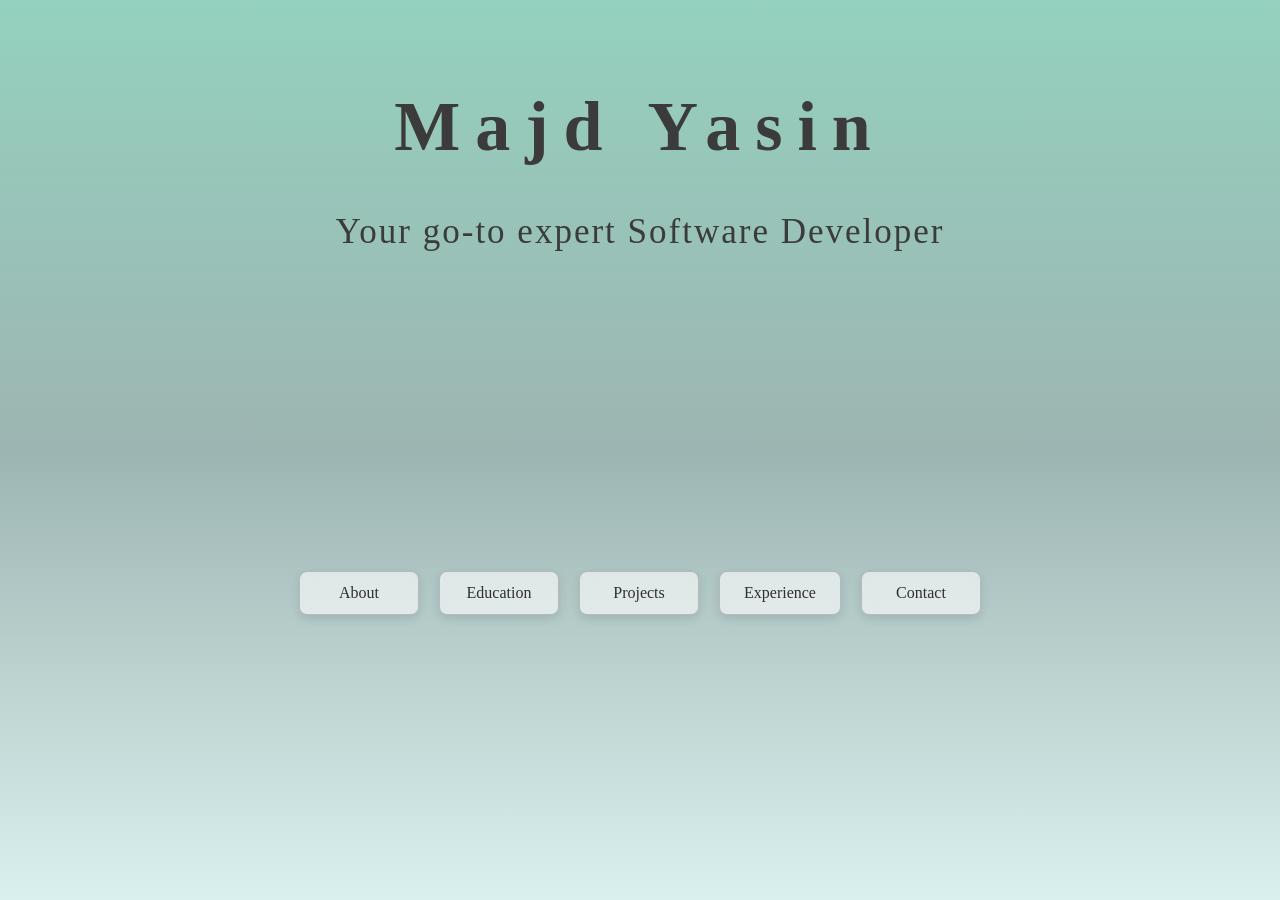
<file: homePage/index.html>
<!DOCTYPE html>
<html lang="en">
    <head>
        <meta charset="UTF-8">
        <meta name="viewport" content="width=device-width, initial-scale=1.0">
        <meta name="description" content="Home Page">
        <meta name="author" content="Majd Yasin">
        <meta property="og:title" content="Majd Yasin — Portfolio">
        <meta property="og:description" content="Portfolio of Majd Yasin, a software developer showcasing projects, experience, education, and more.">
        <meta property="og:image" content="https://majdhail.github.io/WebsiteHomepage.png">
        <meta property="og:url" content="https://majdhail.github.io/Majd">
        <meta property="og:type" content="website">
        <title>Majd Yasin</title>
        <link href="index.css" rel="stylesheet">
    </head>
    <body>
        <header>
            <h1>Majd Yasin</h1>
            <p>Your go-to expert Software Developer</p>
        </header>
        <div class="navbar">
        <button onclick="window.location.href='../aboutPage/about.html'">About</button>
        <button onclick="window.location.href='../educationPage/education.html'">Education</button>
        <button onclick="window.location.href='../projectsPage/projects.html'">Projects</button>
        <button onclick="window.location.href='../experiencePage/experience.html'">Experience</button>
        <button onclick="window.location.href='../contactPage/contact.html'">Contact</button>
        </div>
    </body>
</html>
</file>
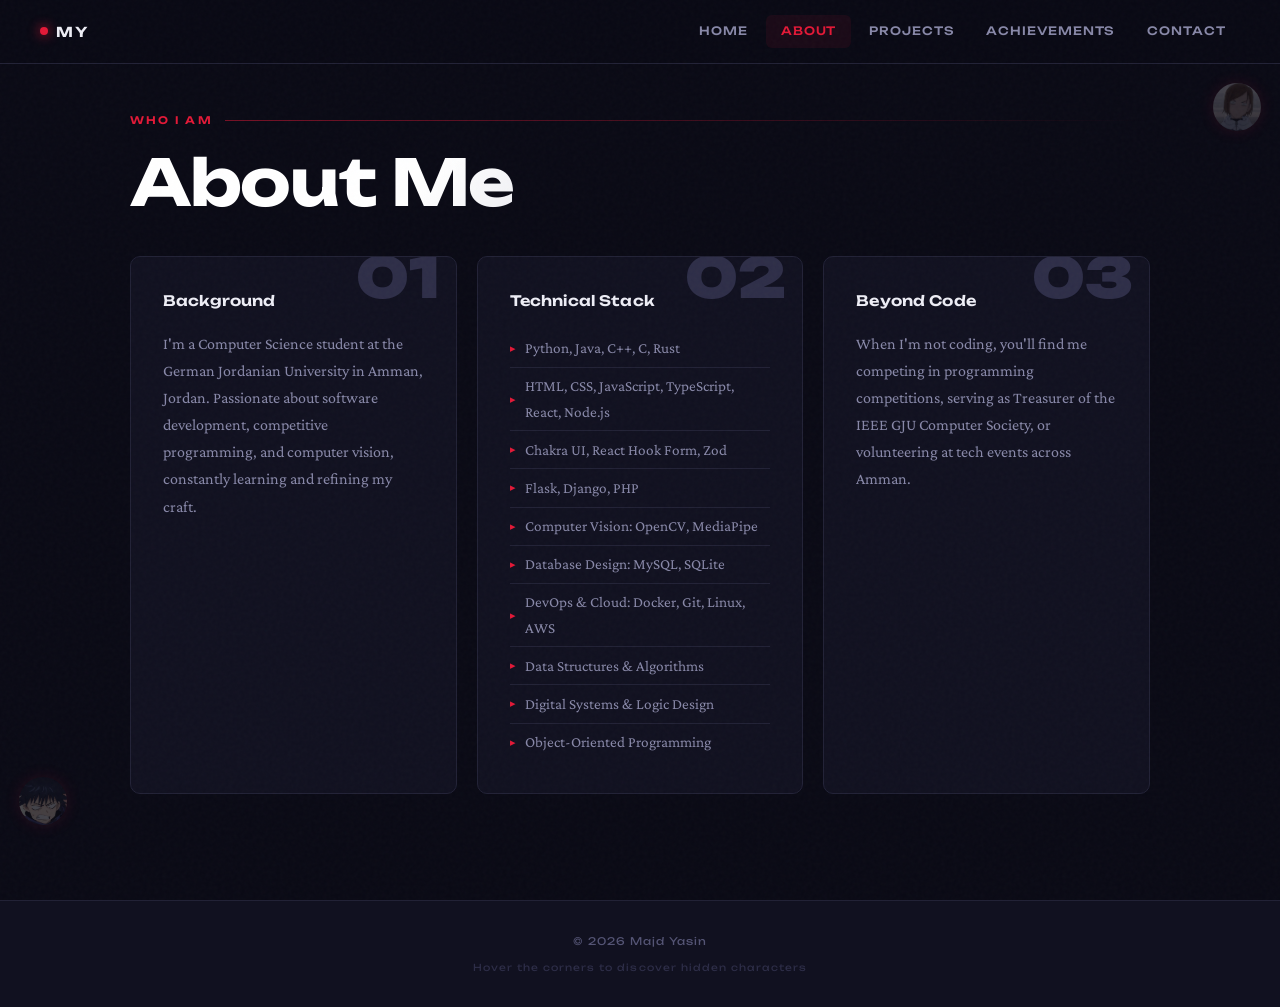
<file: about.html>
<!doctype html>
<html lang="en">
  <head>
    <meta charset="UTF-8" />
    <meta name="viewport" content="width=device-width, initial-scale=1.0" />
    <title>About | Majd Yasin</title>
    <meta name="description" content="About Majd Yasin, a Computer Science student at German Jordanian University, with education, skills and experience." />
    <link
      href="https://fonts.googleapis.com/css2?family=Crimson+Pro:ital,wght@0,300;0,400;0,600;1,300;1,400&family=Unbounded:wght@300;400;600;700;900&display=swap"
      rel="stylesheet"
    />
    <link href="./styles.css" rel="stylesheet" />
  </head>
  <body>
    <div class="noise-overlay"></div>

    <nav>
      <div class="nav-brand">
        <span class="brand-dot"></span>
        <span>MY</span>
      </div>
      <div class="nav-links">
        <a href="index.html">Home</a>
        <a href="about.html" class="active">About</a>
        <a href="projects.html">Projects</a>
        <a href="achievements.html">Achievements</a>
        <a href="contact.html">Contact</a>
      </div>
    </nav>

    <div class="page">
      <div class="page-header">
        <div class="section-label">Who I Am</div>
        <h1>About Me</h1>
      </div>

      <div class="about-grid">
        <div class="about-card">
          <div class="about-card-number">01</div>
          <h2>Background</h2>
          <p>
            I'm a Computer Science student at the German Jordanian University in
            Amman, Jordan. Passionate about software development, competitive
            programming, and computer vision, constantly learning and refining
            my craft.
          </p>
        </div>

        <div class="about-card">
          <div class="about-card-number">02</div>
          <h2>Technical Stack</h2>
          <ul class="about-list">
            <li>Python, Java, C++, C, Rust</li>
            <li>HTML, CSS, JavaScript, TypeScript, React, Node.js</li>
            <li>Chakra UI, React Hook Form, Zod</li>
            <li>Flask, Django, PHP</li>
            <li>Computer Vision: OpenCV, MediaPipe</li>
            <li>Database Design: MySQL, SQLite</li>
            <li>DevOps &amp; Cloud: Docker, Git, Linux, AWS</li>
            <li>Data Structures &amp; Algorithms</li>
            <li>Digital Systems &amp; Logic Design</li>
            <li>Object-Oriented Programming</li>
          </ul>
        </div>

        <div class="about-card">
          <div class="about-card-number">03</div>
          <h2>Beyond Code</h2>
          <p>
            When I'm not coding, you'll find me competing in programming
            competitions, serving as Treasurer of the IEEE GJU Computer
            Society, or volunteering at tech events across Amman.
          </p>
        </div>
      </div>
    </div>

    <footer>
      <p>© 2026 Majd Yasin</p>
      <p class="footer-hint">Hover the corners to discover hidden characters</p>
    </footer>

    <div class="hidden-character corner bottom-left">
      <div class="character-reveal">
        <img src="./Assets/megumi.png" alt="Megumi" class="character-img" />
        <span class="character-name">Megumi</span>
      </div>
    </div>
    <div class="hidden-character corner top-right">
      <div class="character-reveal">
        <img src="./Assets/nobara.png" alt="Nobara" class="character-img" />
        <span class="character-name">Nobara</span>
      </div>
    </div>

    <script src="./scripts.js"></script>
  </body>
</html>
</file>
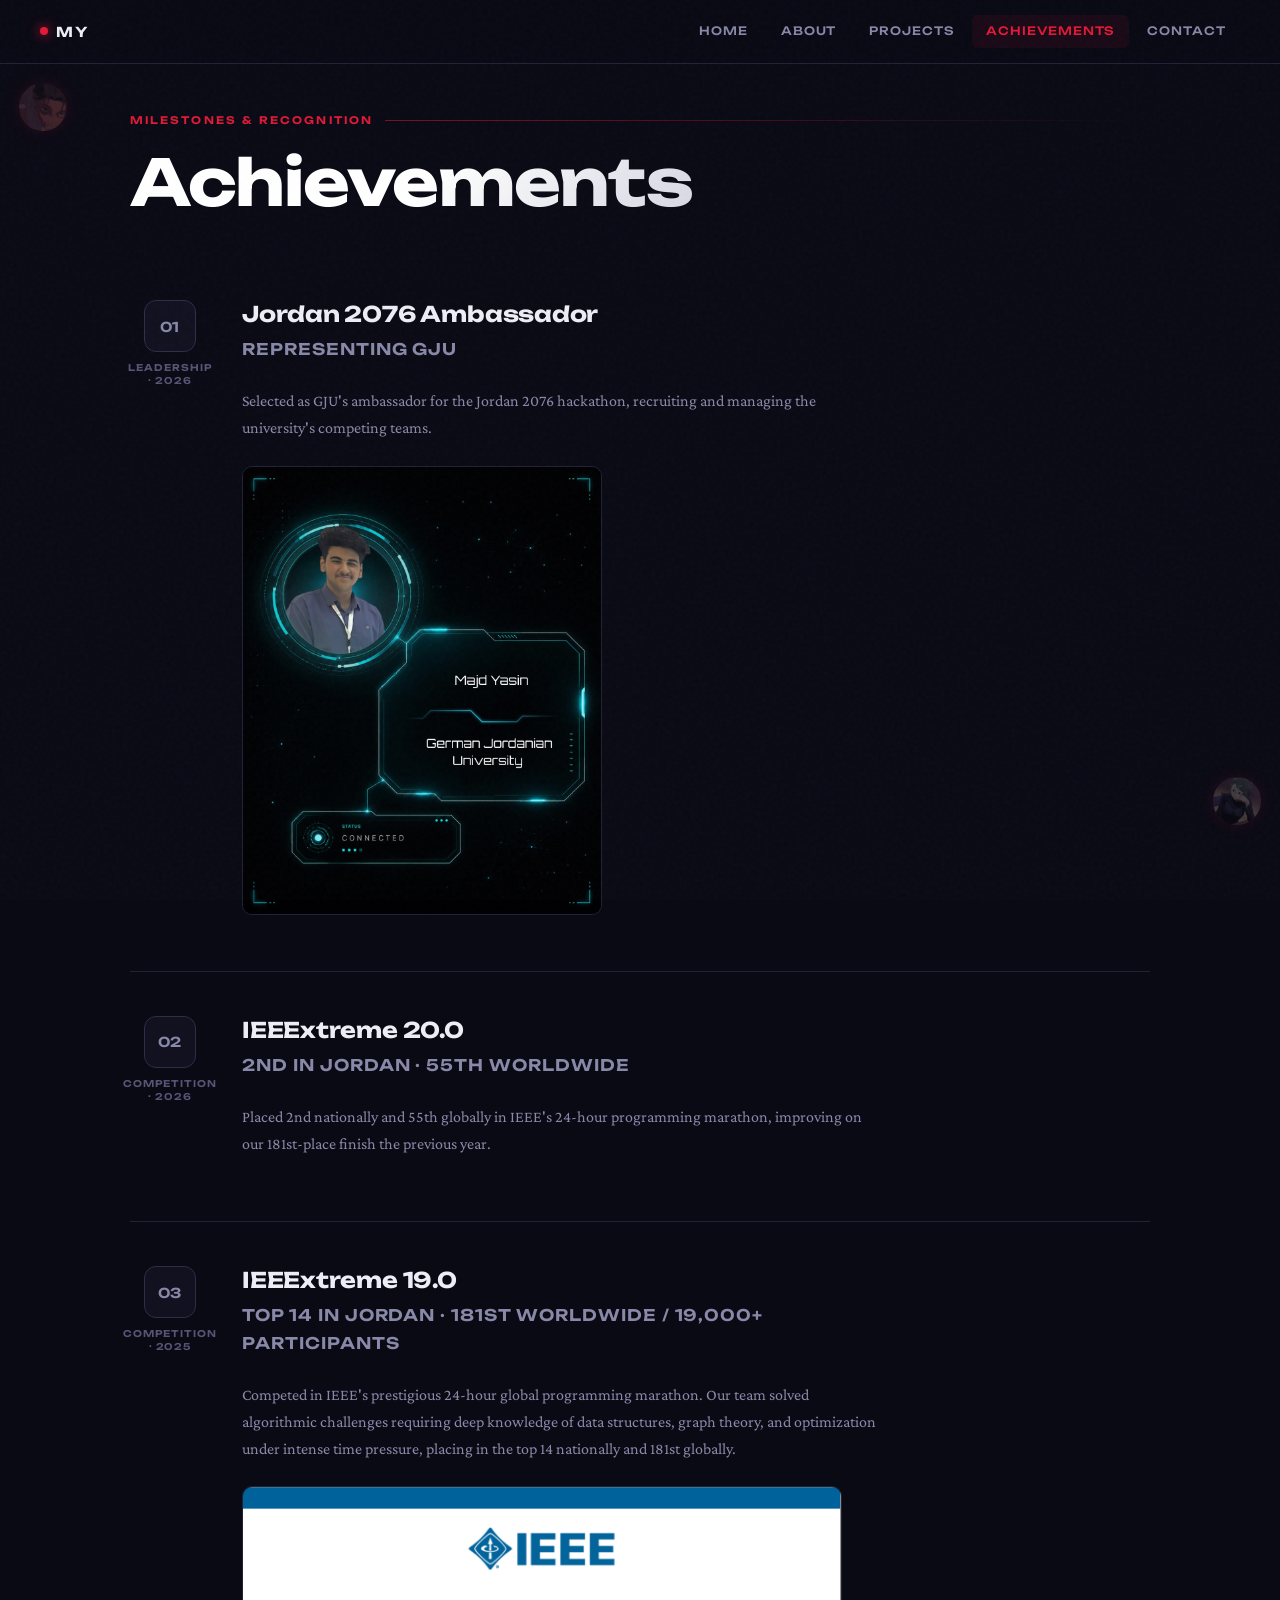
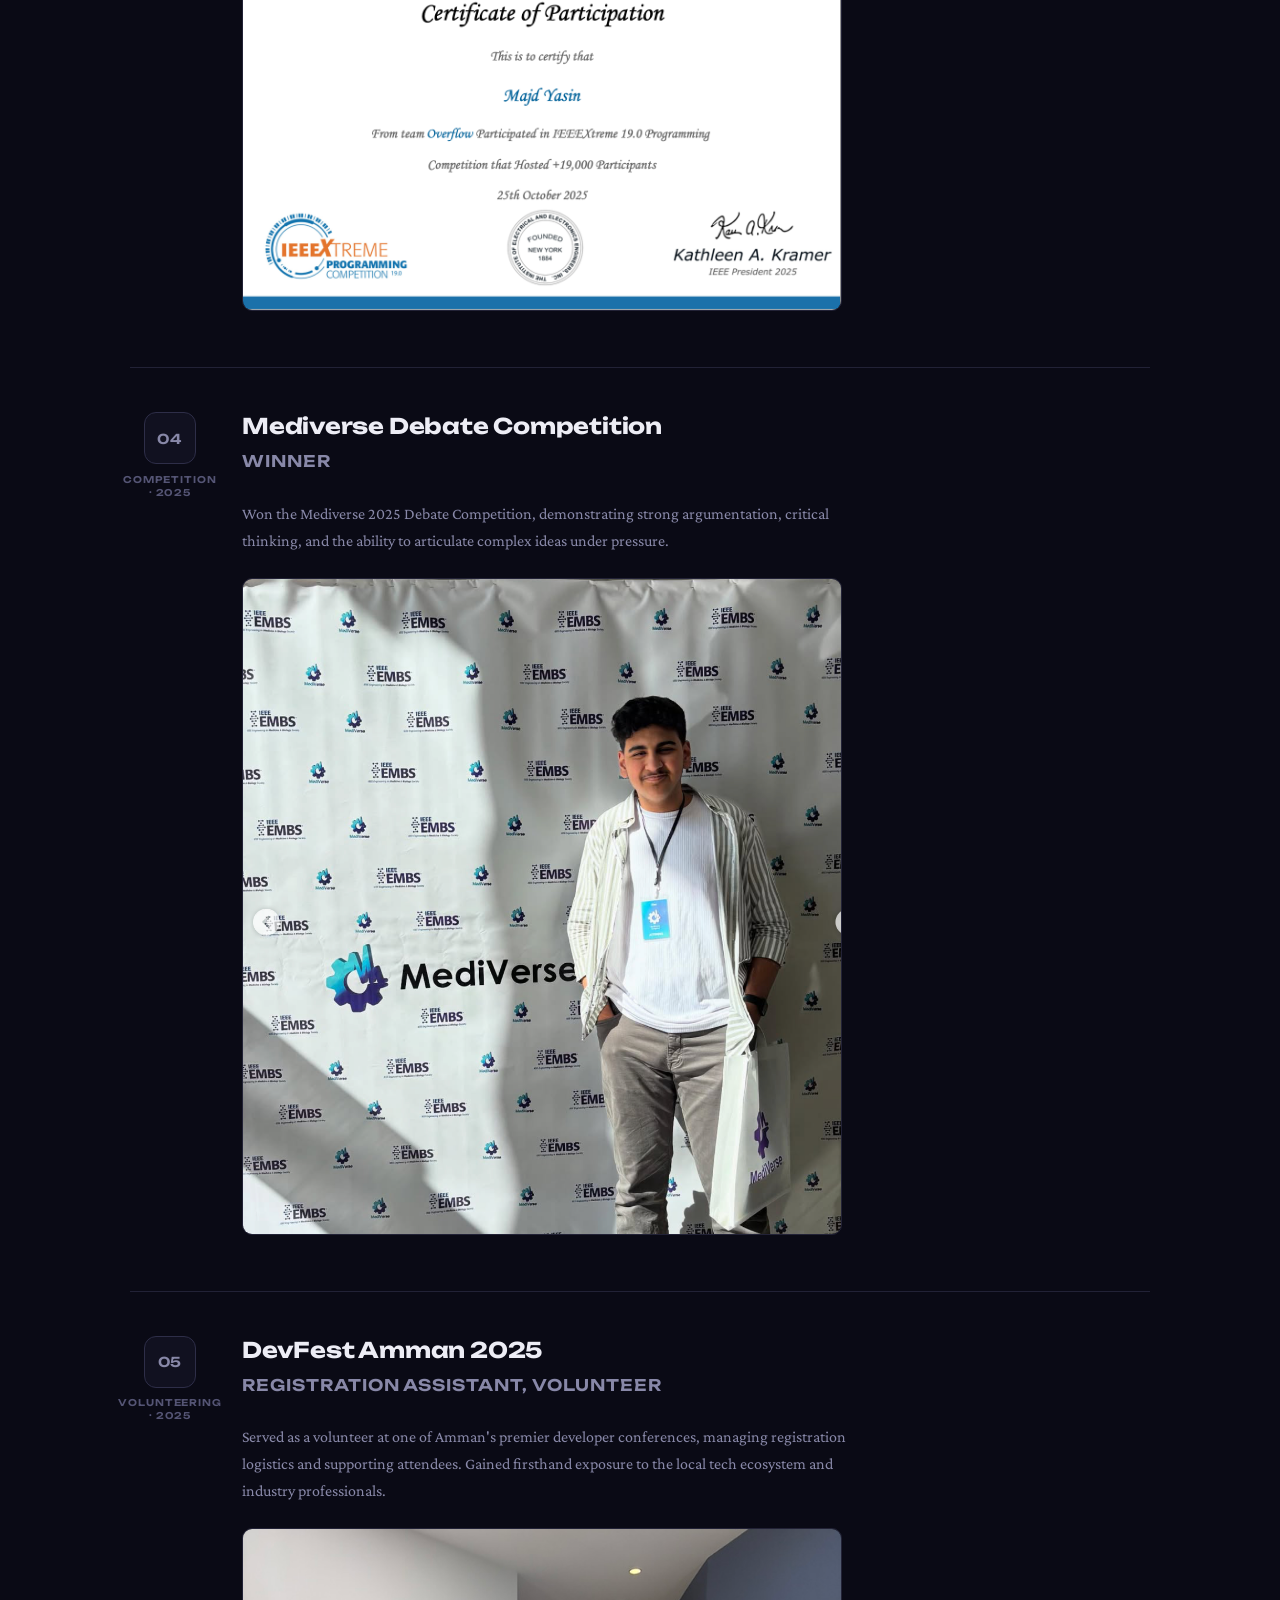
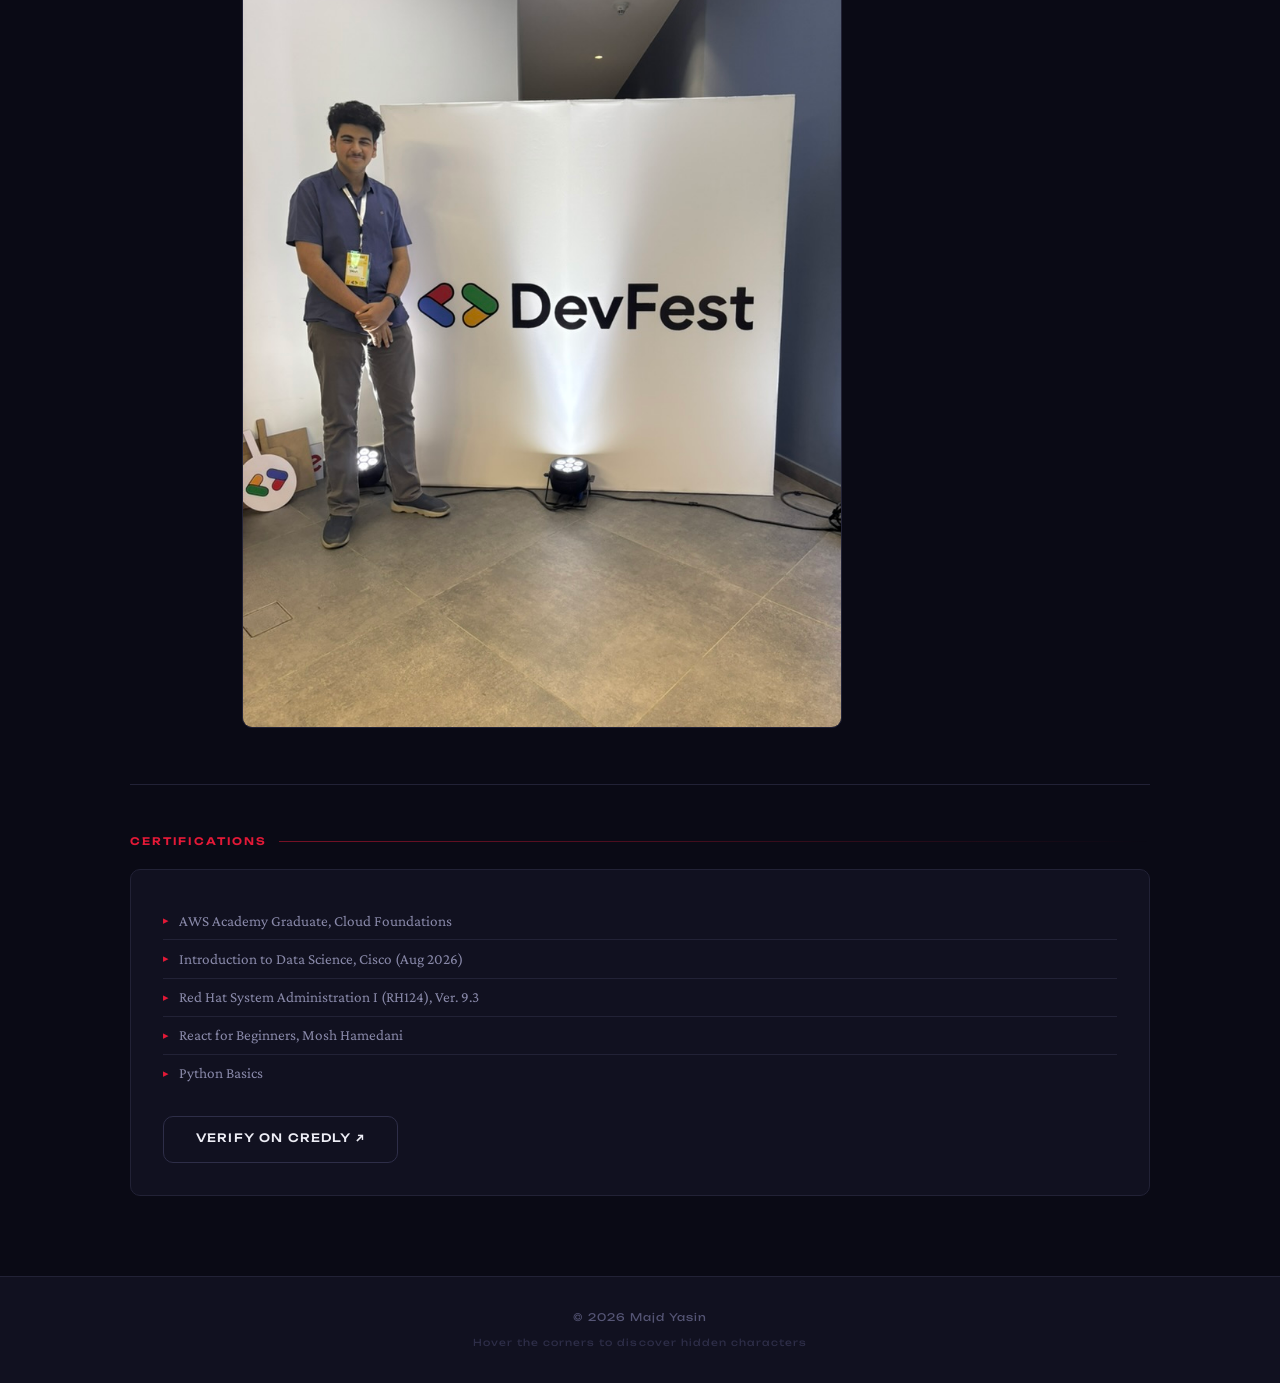
<file: achievements.html>
<!doctype html>
<html lang="en">
  <head>
    <meta charset="UTF-8" />
    <meta name="viewport" content="width=device-width, initial-scale=1.0" />
    <title>Achievements | Majd Yasin</title>
    <meta name="description" content="Achievements of Majd Yasin: 2nd in Jordan and 55th globally in IEEExtreme 20.0, Jordan 2076 Ambassador, and professional certifications." />
    <link
      href="https://fonts.googleapis.com/css2?family=Crimson+Pro:ital,wght@0,300;0,400;0,600;1,300;1,400&family=Unbounded:wght@300;400;600;700;900&display=swap"
      rel="stylesheet"
    />
    <link href="./styles.css" rel="stylesheet" />
  </head>
  <body>
    <div class="noise-overlay"></div>

    <nav>
      <div class="nav-brand">
        <span class="brand-dot"></span>
        <span>MY</span>
      </div>
      <div class="nav-links">
        <a href="index.html">Home</a>
        <a href="about.html">About</a>
        <a href="projects.html">Projects</a>
        <a href="achievements.html" class="active">Achievements</a>
        <a href="contact.html">Contact</a>
      </div>
    </nav>

    <div class="page">
      <div class="page-header">
        <div class="section-label">Milestones &amp; Recognition</div>
        <h1>Achievements</h1>
      </div>

      <!-- Jordan 2076 -->
      <div class="achievement-block">
        <div class="achievement-meta">
          <div class="achievement-badge">01</div>
          <div class="achievement-label">Leadership · 2026</div>
        </div>
        <div class="achievement-content">
          <h2>Jordan 2076 Ambassador</h2>
          <p class="achievement-subtitle">Representing GJU</p>
          <p>
            Selected as GJU's ambassador for the Jordan 2076 hackathon,
            recruiting and managing the university's competing teams.
          </p>
          <div class="achievement-gallery single" style="max-width: 360px">
            <div class="gallery-item">
              <img src="./Assets/jordan2076.jpg" alt="Jordan 2076 Ambassador" />
            </div>
          </div>
        </div>
      </div>

      <!-- IEEExtreme 20.0 -->
      <div class="achievement-block">
        <div class="achievement-meta">
          <div class="achievement-badge">02</div>
          <div class="achievement-label">Competition · 2026</div>
        </div>
        <div class="achievement-content">
          <h2>IEEExtreme 20.0</h2>
          <p class="achievement-subtitle">
            2nd in Jordan · 55th Worldwide
          </p>
          <p>
            Placed 2nd nationally and 55th globally in IEEE's 24-hour
            programming marathon, improving on our 181st-place finish the
            previous year.
          </p>
        </div>
      </div>

      <!-- IEEExtreme 19.0 -->
      <div class="achievement-block">
        <div class="achievement-meta">
          <div class="achievement-badge">03</div>
          <div class="achievement-label">Competition · 2025</div>
        </div>
        <div class="achievement-content">
          <h2>IEEExtreme 19.0</h2>
          <p class="achievement-subtitle">
            Top 14 in Jordan · 181st Worldwide / 19,000+ Participants
          </p>
          <p>
            Competed in IEEE's prestigious 24-hour global programming marathon.
            Our team solved algorithmic challenges requiring deep knowledge of
            data structures, graph theory, and optimization under intense time
            pressure, placing in the top 14 nationally and 181st globally.
          </p>
          <div class="achievement-gallery single">
            <div class="gallery-item">
              <img src="./Assets/IEEExtreme.png" alt="IEEExtreme 19.0 Achievement" />
            </div>
          </div>
        </div>
      </div>

      <!-- Mediverse Debate -->
      <div class="achievement-block">
        <div class="achievement-meta">
          <div class="achievement-badge">04</div>
          <div class="achievement-label">Competition · 2025</div>
        </div>
        <div class="achievement-content">
          <h2>Mediverse Debate Competition</h2>
          <p class="achievement-subtitle">Winner</p>
          <p>
            Won the Mediverse 2025 Debate Competition, demonstrating strong
            argumentation, critical thinking, and the ability to articulate
            complex ideas under pressure.
          </p>
          <div class="achievement-gallery single">
            <div class="gallery-item">
              <img src="./Assets/Mediverse.png" alt="Mediverse Debate Competition Award" />
            </div>
          </div>
        </div>
      </div>

      <!-- DevFest -->
      <div class="achievement-block">
        <div class="achievement-meta">
          <div class="achievement-badge">05</div>
          <div class="achievement-label">Volunteering · 2025</div>
        </div>
        <div class="achievement-content">
          <h2>DevFest Amman 2025</h2>
          <p class="achievement-subtitle">Registration Assistant, Volunteer</p>
          <p>
            Served as a volunteer at one of Amman's premier developer
            conferences, managing registration logistics and supporting
            attendees. Gained firsthand exposure to the local tech ecosystem and
            industry professionals.
          </p>
          <div class="achievement-gallery single">
            <div class="gallery-item">
              <img src="./Assets/DevFest.png" alt="DevFest Amman 2025 Volunteer" />
            </div>
          </div>
        </div>
      </div>

      <div class="section-label" style="margin-top: 3rem">Certifications</div>
      <div class="about-card">
        <ul class="about-list">
          <li>AWS Academy Graduate, Cloud Foundations</li>
          <li>Introduction to Data Science, Cisco (Aug 2026)</li>
          <li>Red Hat System Administration I (RH124), Ver. 9.3</li>
          <li>React for Beginners, Mosh Hamedani</li>
          <li>Python Basics</li>
        </ul>
        <a class="btn-ghost" href="https://www.credly.com/users/majd-yasin" target="_blank" rel="noopener" style="display: inline-block; margin-top: 1.5rem">Verify on Credly ↗</a>
      </div>
    </div>

    <footer>
      <p>© 2026 Majd Yasin</p>
      <p class="footer-hint">Hover the corners to discover hidden characters</p>
    </footer>

    <div class="hidden-character corner top-left">
      <div class="character-reveal">
        <img src="./Assets/yuta.jpeg" alt="Yuta" class="character-img" />
        <span class="character-name">Yuta</span>
      </div>
    </div>
    <div class="hidden-character corner bottom-right">
      <div class="character-reveal">
        <img src="./Assets/maki.webp" alt="Maki" class="character-img" style="object-position: top center;" />
        <span class="character-name">Maki</span>
      </div>
    </div>

    <script src="./scripts.js"></script>
  </body>
</html>
</file>
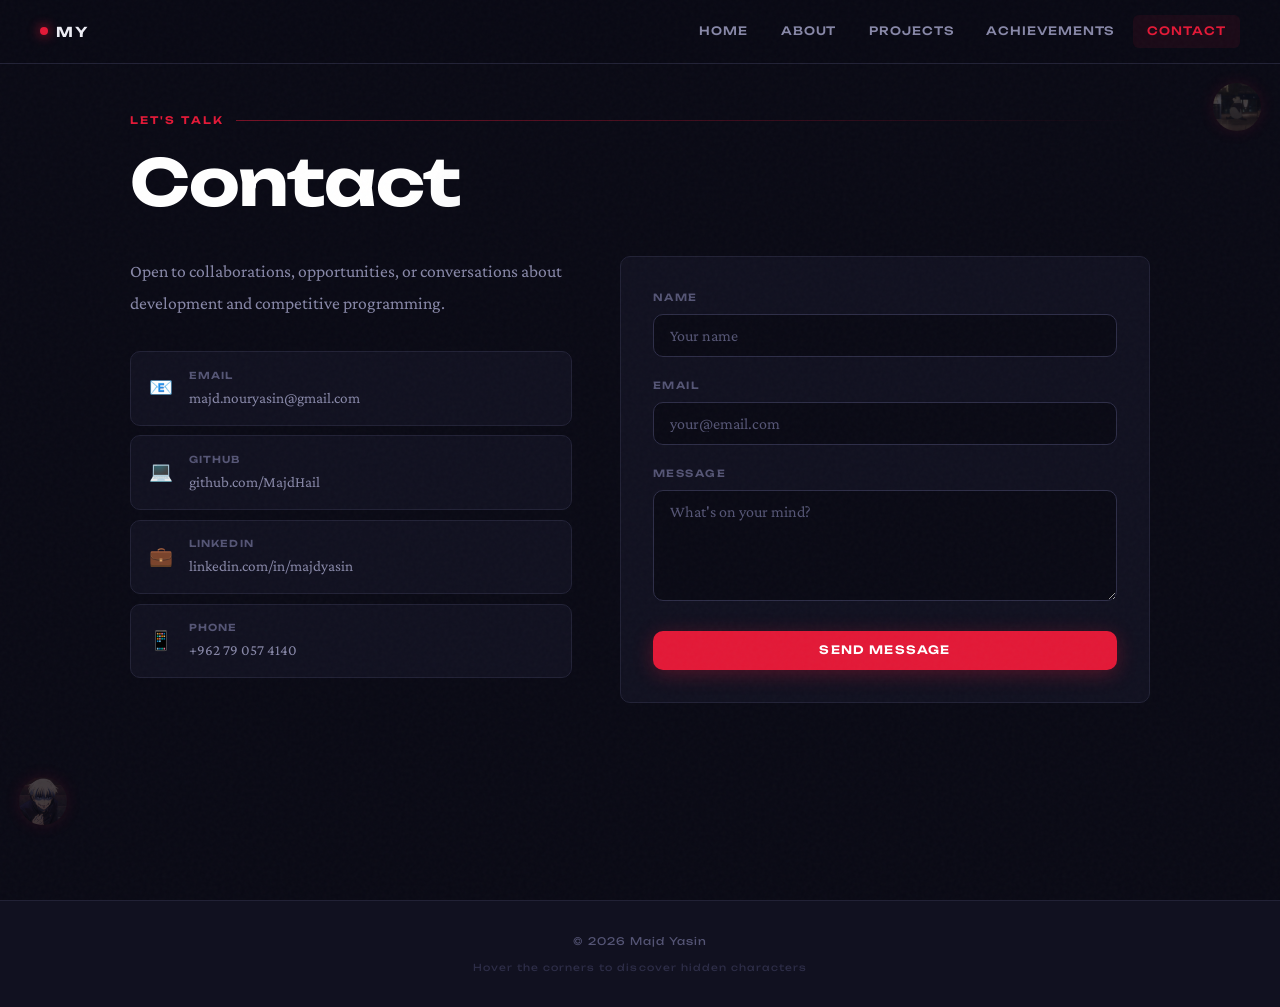
<file: contact.html>
<!doctype html>
<html lang="en">
  <head>
    <meta charset="UTF-8" />
    <meta name="viewport" content="width=device-width, initial-scale=1.0" />
    <title>Contact | Majd Yasin</title>
    <meta name="description" content="Get in touch with Majd Yasin, a Computer Science student at German Jordanian University." />
    <link
      href="https://fonts.googleapis.com/css2?family=Crimson+Pro:ital,wght@0,300;0,400;0,600;1,300;1,400&family=Unbounded:wght@300;400;600;700;900&display=swap"
      rel="stylesheet"
    />
    <link href="./styles.css" rel="stylesheet" />
  </head>
  <body>
    <div class="noise-overlay"></div>

    <nav>
      <div class="nav-brand">
        <span class="brand-dot"></span>
        <span>MY</span>
      </div>
      <div class="nav-links">
        <a href="index.html">Home</a>
        <a href="about.html">About</a>
        <a href="projects.html">Projects</a>
        <a href="achievements.html">Achievements</a>
        <a href="contact.html" class="active">Contact</a>
      </div>
    </nav>

    <div class="page">
      <div class="page-header">
        <div class="section-label">Let's Talk</div>
        <h1>Contact</h1>
      </div>

      <div class="contact-layout">
        <div class="contact-info">
          <p class="contact-intro">
            Open to collaborations, opportunities, or conversations about
            development and competitive programming.
          </p>

          <div class="contact-links">
            <a href="mailto:majd.nouryasin@gmail.com" class="contact-link">
              <span class="contact-link-icon">📧</span>
              <div>
                <div class="contact-link-label">Email</div>
                majd.nouryasin@gmail.com
              </div>
            </a>
            <a href="https://github.com/MajdHail" target="_blank" class="contact-link">
              <span class="contact-link-icon">💻</span>
              <div>
                <div class="contact-link-label">GitHub</div>
                github.com/MajdHail
              </div>
            </a>
            <a href="https://linkedin.com/in/majdyasin" target="_blank" class="contact-link">
              <span class="contact-link-icon">💼</span>
              <div>
                <div class="contact-link-label">LinkedIn</div>
                linkedin.com/in/majdyasin
              </div>
            </a>
            <a href="tel:+962790574140" class="contact-link">
              <span class="contact-link-icon">📱</span>
              <div>
                <div class="contact-link-label">Phone</div>
                +962 79 057 4140
              </div>
            </a>
          </div>
        </div>

        <div class="contact-form-wrap">
          <form id="contactForm">
            <div class="form-group">
              <label>Name</label>
              <input type="text" name="name" required placeholder="Your name" />
            </div>
            <div class="form-group">
              <label>Email</label>
              <input type="email" name="email" required placeholder="your@email.com" />
            </div>
            <div class="form-group">
              <label>Message</label>
              <textarea name="message" required rows="5" placeholder="What's on your mind?"></textarea>
            </div>
            <button type="submit" class="btn-primary full-width">
              Send Message
            </button>
          </form>
        </div>
      </div>
    </div>

    <footer>
      <p>© 2026 Majd Yasin</p>
      <p class="footer-hint">Hover the corners to discover hidden characters</p>
    </footer>

    <div class="hidden-character corner bottom-left">
      <div class="character-reveal">
        <img src="./Assets/inumaki.jpg" alt="Inumaki" class="character-img" />
        <span class="character-name">Inumaki</span>
      </div>
    </div>
    <div class="hidden-character corner top-right">
      <div class="character-reveal">
        <img src="./Assets/panda.jpeg" alt="Panda" class="character-img" />
        <span class="character-name">Panda</span>
      </div>
    </div>

    <script src="./scripts.js"></script>
  </body>
</html>
</file>
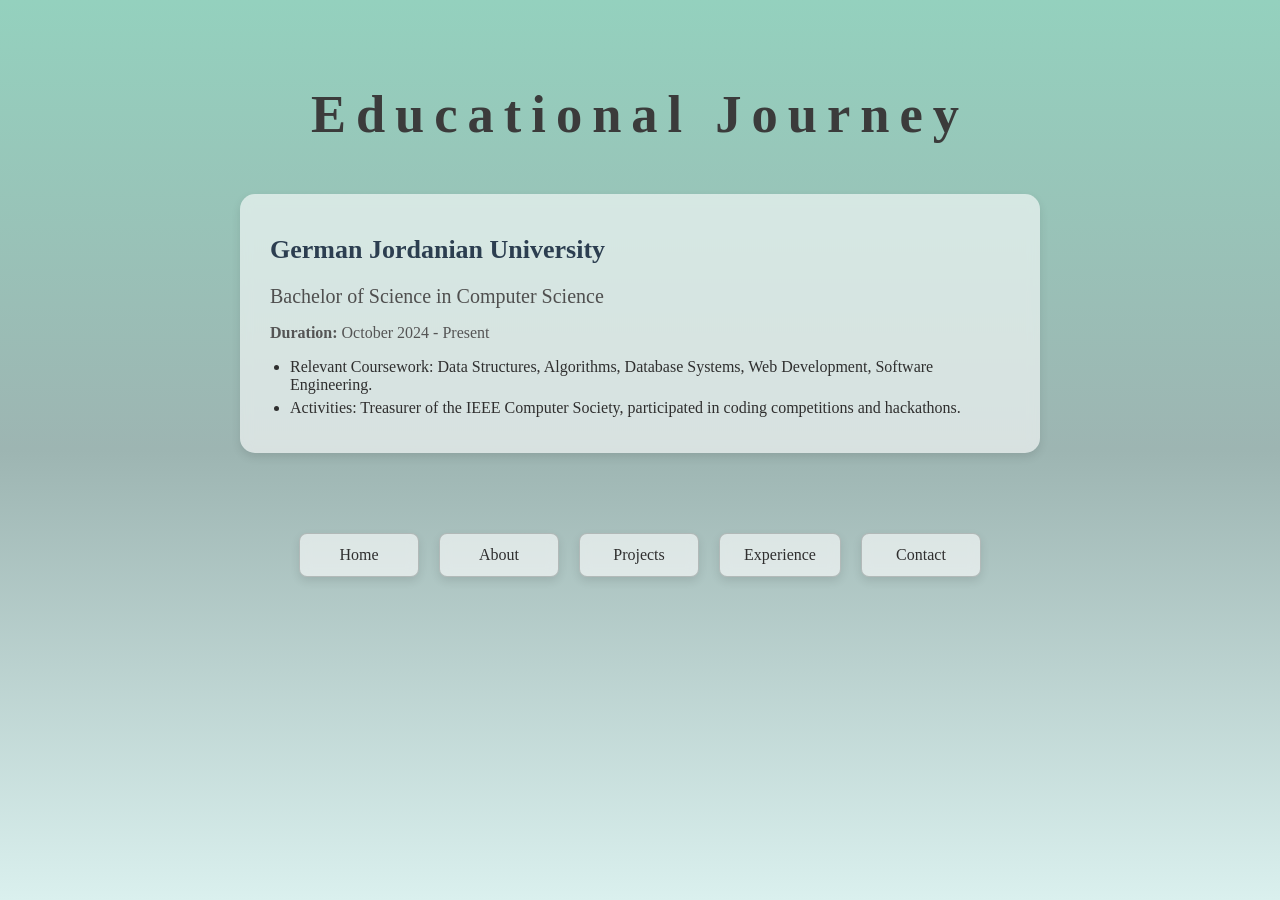
<file: education.html>
<!DOCTYPE html>
<html lang="en">
<head>
    <meta charset="utf-8">
    <meta name="viewport" content="width=device-width, initial-scale=1">
    <meta name="description" content="The educational journey of Majd.">
    <meta name="author" content="Majd Yasin">
    <link href="education.css" rel="stylesheet">
    <title>Majd Yasin - Education</title>
</head>
<body>
    <section>
        <header>
            <h1>Educational Journey</h1>
        </header>
            <div class="education-item">
                <h2>German Jordanian University</h2>
                <h3>Bachelor of Science in Computer Science</h3>
                <p><strong>Duration:</strong> October 2024 - Present</p>
                <ul>
                    <li>Relevant Coursework: Data Structures, Algorithms, Database Systems, Web Development, Software Engineering.</li>
                    <li>Activities: Treasurer of the IEEE Computer Society, participated in coding competitions and hackathons.</li>
                </ul>
            </div>
        <div class="navbar">
            <button onclick="window.location.href='index.html'">Home</button>
            <button onclick="window.location.href='about.html'">About</button>
            <button onclick="window.location.href='projects.html'">Projects</button>
            <button onclick="window.location.href='experience.html'">Experience</button>
            <button onclick="window.location.href='contact.html'">Contact</button>
        </div>
    </section>
</body>
</html>
</file>
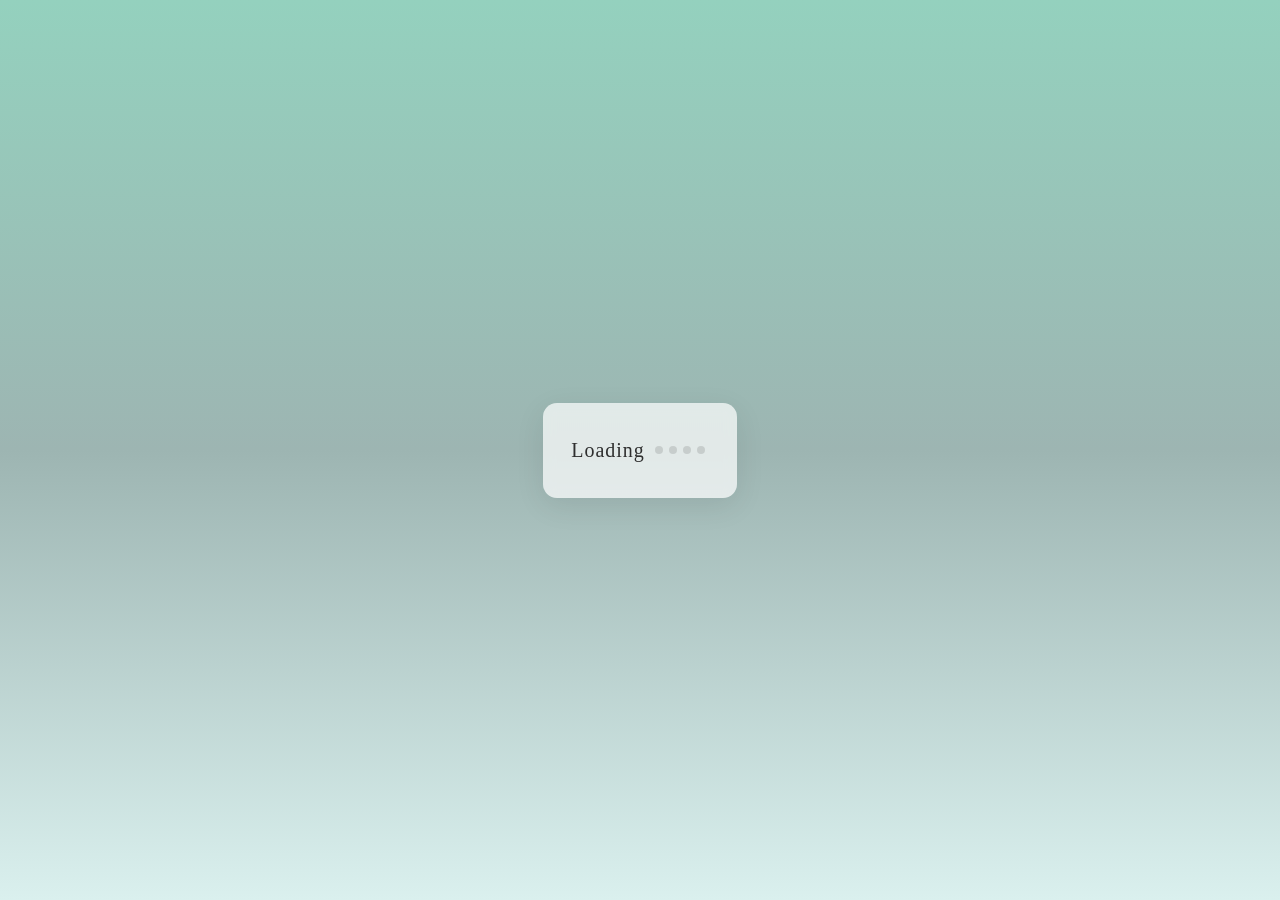
<file: experience.html>
<!DOCTYPE html>
<html lang="en">
<head>
    <meta charset="utf-8">
    <meta name="viewport" content="width=device-width, initial-scale=1">
    <meta name="description" content="Work experience of Majd Yasin.">
    <meta name="author" content="Majd Yasin">
    <link href="experience.css" rel="stylesheet">
    <title>Majd Yasin - Experience</title>
</head>
<body>
  <main class="card" role="main" aria-live="polite">
    <div id="stage">
      <div class="loading" aria-hidden="false">
        <span>Loading</span>
        <span class="dots" aria-hidden="true">
          <span class="dot a"></span>
          <span class="dot b"></span>
          <span class="dot c"></span>
          <span class="dot d"></span>
        </span>
      </div>

<div id="finalMessage" class="message" aria-hidden="true">
  <strong>Oops &mdash; no experience here... yet!</strong>
  <p>
    I don't have any formal work experience right now. <br>
    Help me fix that? <a class="cta" href="contact.html">Contact me</a>
  </p>
  <div class="tiny">
    Silly message powered by my optimism and a strong desire to learn.
  </div>
  <button class="home-btn" onclick="window.location.href='index.html'">Back to Home</button>
</div>

  </main>

  <script>
    (function () {
      const LOAD_MS = 2000;
      const loadingEl = document.querySelector('.loading');
      const finalEl = document.getElementById('finalMessage');

      setTimeout(() => {
        loadingEl.setAttribute('aria-hidden', 'true');
        loadingEl.style.display = 'none';

        finalEl.setAttribute('aria-hidden', 'false');
        finalEl.classList.add('show');

      }, LOAD_MS);
    })();
  </script>
</body>
</html>
</file>
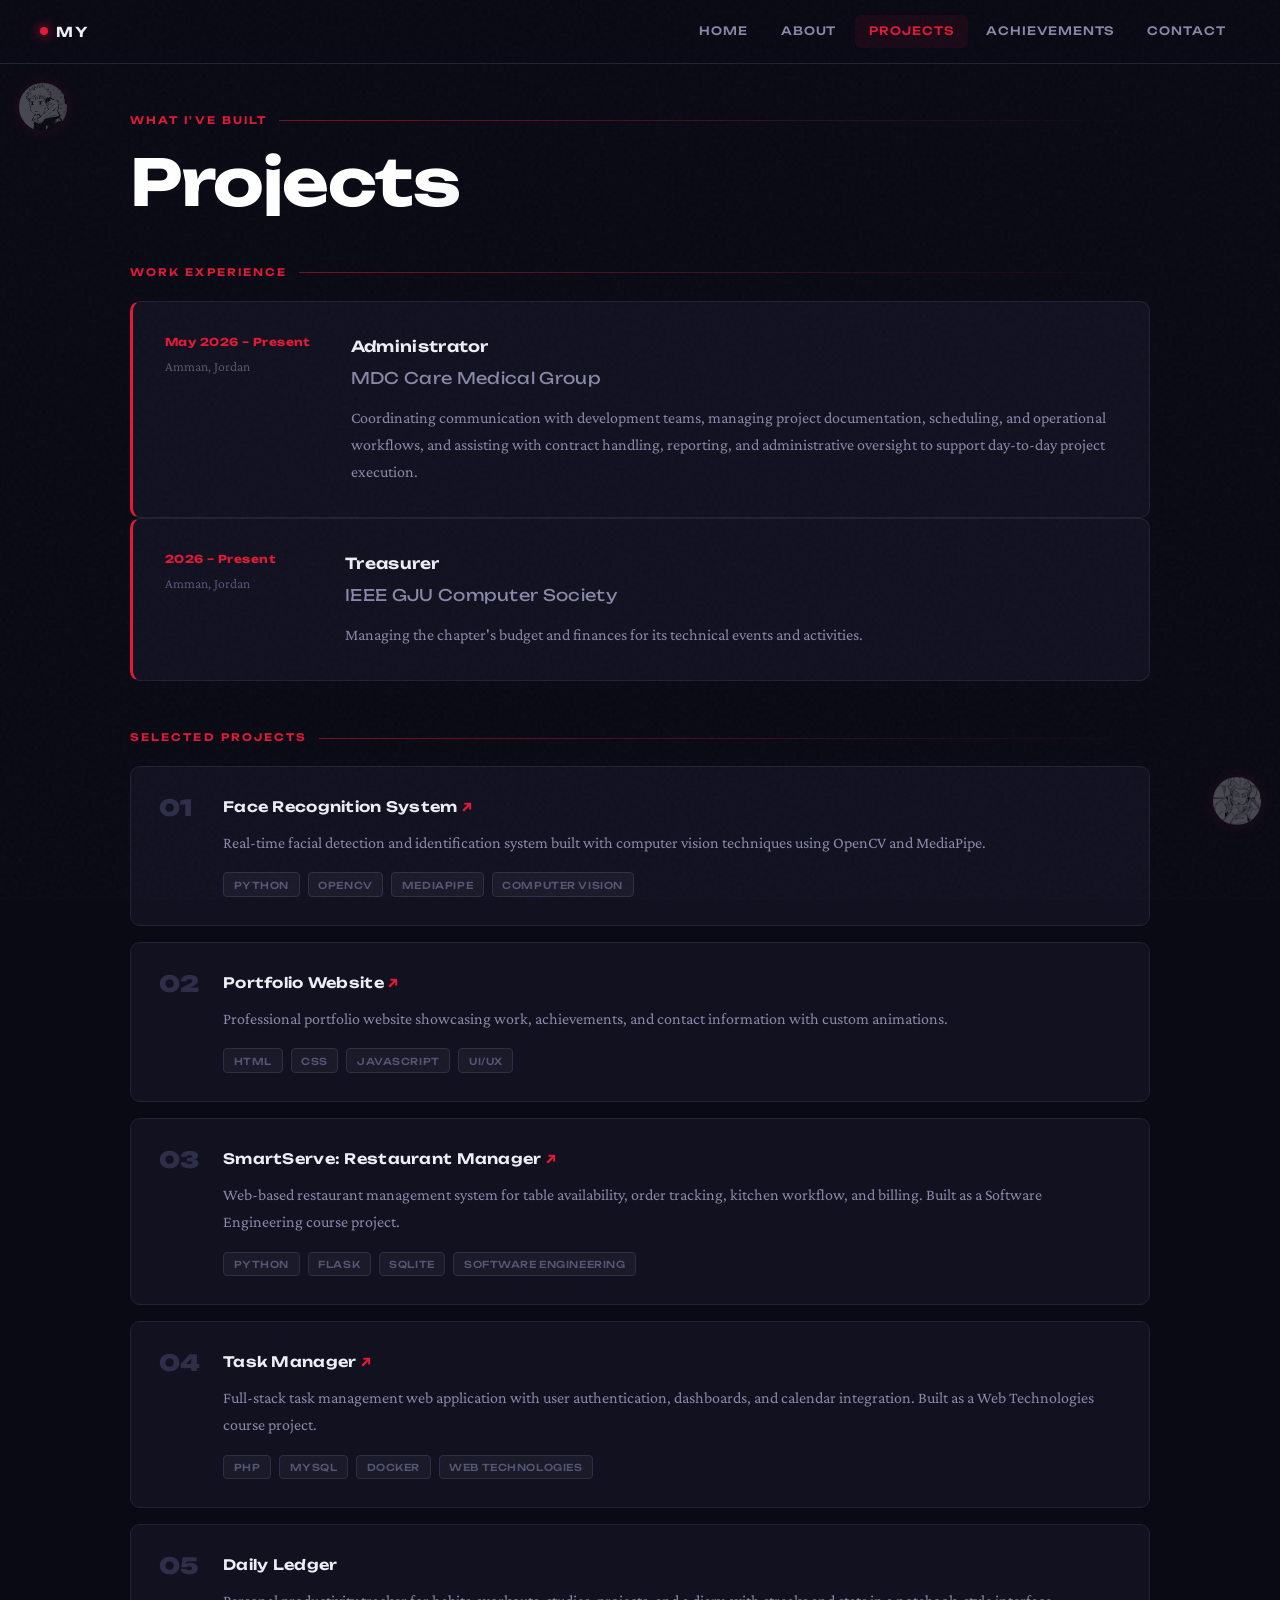
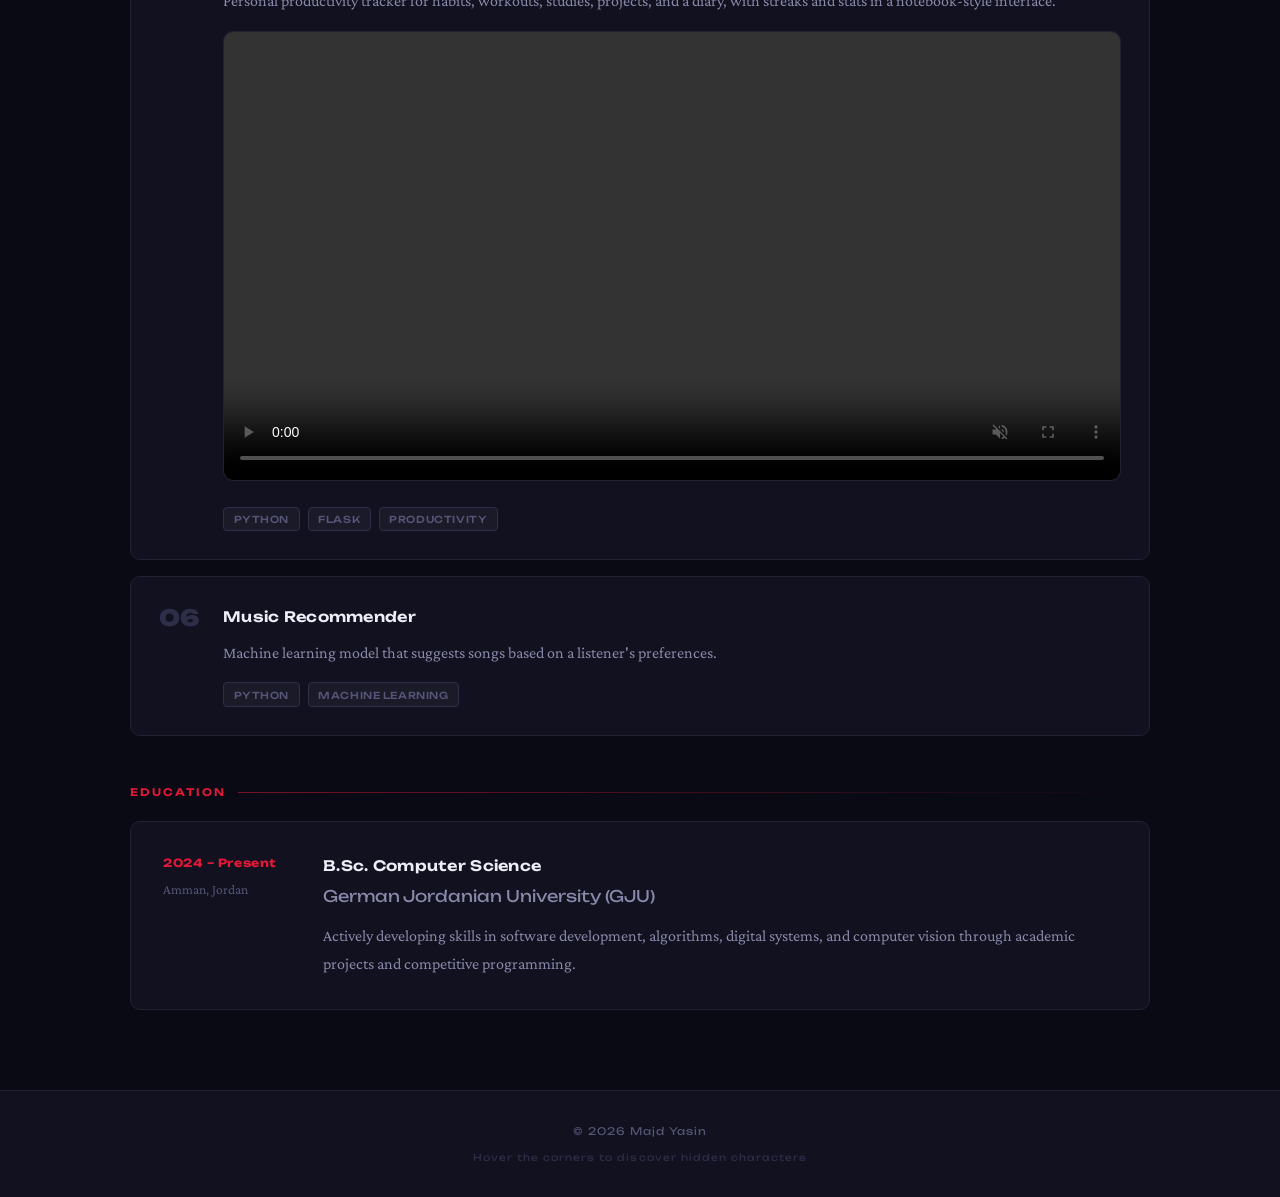
<file: projects.html>
<!doctype html>
<html lang="en">
  <head>
    <meta charset="UTF-8" />
    <meta name="viewport" content="width=device-width, initial-scale=1.0" />
    <title>Projects | Majd Yasin</title>
    <meta name="description" content="Projects and experience of Majd Yasin, including software projects and leadership roles at IEEE GJU Computer Society." />
    <link
      href="https://fonts.googleapis.com/css2?family=Crimson+Pro:ital,wght@0,300;0,400;0,600;1,300;1,400&family=Unbounded:wght@300;400;600;700;900&display=swap"
      rel="stylesheet"
    />
    <link href="./styles.css" rel="stylesheet" />
  </head>
  <body>
    <div class="noise-overlay"></div>

    <nav>
      <div class="nav-brand">
        <span class="brand-dot"></span>
        <span>MY</span>
      </div>
      <div class="nav-links">
        <a href="index.html">Home</a>
        <a href="about.html">About</a>
        <a href="projects.html" class="active">Projects</a>
        <a href="achievements.html">Achievements</a>
        <a href="contact.html">Contact</a>
      </div>
    </nav>

    <div class="page">
      <div class="page-header">
        <div class="section-label">What I've Built</div>
        <h1>Projects</h1>
      </div>

      <div class="section-label" style="margin-top: 3rem">Work Experience</div>
      <div class="experience-panel">
        <div class="exp-card">
          <div class="exp-left">
            <div class="exp-year">May 2026 – Present</div>
            <div class="exp-location">Amman, Jordan</div>
          </div>
          <div class="exp-right">
            <h3>Administrator</h3>
            <p class="exp-company">MDC Care Medical Group</p>
            <p>
              Coordinating communication with development teams, managing
              project documentation, scheduling, and operational workflows,
              and assisting with contract handling, reporting, and
              administrative oversight to support day-to-day project
              execution.
            </p>
          </div>
        </div>

        <div class="exp-card">
          <div class="exp-left">
            <div class="exp-year">2026 – Present</div>
            <div class="exp-location">Amman, Jordan</div>
          </div>
          <div class="exp-right">
            <h3>Treasurer</h3>
            <p class="exp-company">IEEE GJU Computer Society</p>
            <p>
              Managing the chapter's budget and finances for its technical
              events and activities.
            </p>
          </div>
        </div>
      </div>

      <div class="section-label" style="margin-top: 3rem">Selected Projects</div>
      <div class="projects-grid">
        <div
          class="project-card"
          onclick="window.open('https://github.com/MajdHail/FaceRecognition', '_blank')"
        >
          <div class="project-number">01</div>
          <div class="project-body">
            <h3>Face Recognition System <span class="arrow">↗</span></h3>
            <p>
              Real-time facial detection and identification system built with
              computer vision techniques using OpenCV and MediaPipe.
            </p>
            <div class="project-tags">
              <span class="tag">Python</span>
              <span class="tag">OpenCV</span>
              <span class="tag">MediaPipe</span>
              <span class="tag">Computer Vision</span>
            </div>
          </div>
        </div>

        <div
          class="project-card"
          onclick="window.open('https://github.com/MajdHail/Majd', '_blank')"
        >
          <div class="project-number">02</div>
          <div class="project-body">
            <h3>Portfolio Website <span class="arrow">↗</span></h3>
            <p>
              Professional portfolio website showcasing work, achievements, and
              contact information with custom animations.
            </p>
            <div class="project-tags">
              <span class="tag">HTML</span>
              <span class="tag">CSS</span>
              <span class="tag">JavaScript</span>
              <span class="tag">UI/UX</span>
            </div>
          </div>
        </div>

        <div
          class="project-card"
          onclick="window.open('https://github.com/MajdHail/SEProject', '_blank')"
        >
          <div class="project-number">03</div>
          <div class="project-body">
            <h3>SmartServe: Restaurant Manager <span class="arrow">↗</span></h3>
            <p>
              Web-based restaurant management system for table availability,
              order tracking, kitchen workflow, and billing. Built as a
              Software Engineering course project.
            </p>
            <div class="project-tags">
              <span class="tag">Python</span>
              <span class="tag">Flask</span>
              <span class="tag">SQLite</span>
              <span class="tag">Software Engineering</span>
            </div>
          </div>
        </div>

        <div
          class="project-card"
          onclick="window.open('https://github.com/MajdHail/WTProject', '_blank')"
        >
          <div class="project-number">04</div>
          <div class="project-body">
            <h3>Task Manager <span class="arrow">↗</span></h3>
            <p>
              Full-stack task management web application with user
              authentication, dashboards, and calendar integration. Built as a
              Web Technologies course project.
            </p>
            <div class="project-tags">
              <span class="tag">PHP</span>
              <span class="tag">MySQL</span>
              <span class="tag">Docker</span>
              <span class="tag">Web Technologies</span>
            </div>
          </div>
        </div>

        <div class="project-card" style="cursor: default">
          <div class="project-number">05</div>
          <div class="project-body">
            <h3>Daily Ledger</h3>
            <p>
              Personal productivity tracker for habits, workouts, studies,
              projects, and a diary, with streaks and stats in a notebook-style
              interface.
            </p>
            <div class="gallery-item" style="margin-bottom: 1rem">
              <video src="./Assets/daily-ledger.mp4" controls muted playsinline preload="metadata"></video>
            </div>
            <div class="project-tags">
              <span class="tag">Python</span>
              <span class="tag">Flask</span>
              <span class="tag">Productivity</span>
            </div>
          </div>
        </div>

        <div class="project-card" style="cursor: default">
          <div class="project-number">06</div>
          <div class="project-body">
            <h3>Music Recommender</h3>
            <p>
              Machine learning model that suggests songs based on a listener's
              preferences.
            </p>
            <div class="project-tags">
              <span class="tag">Python</span>
              <span class="tag">Machine Learning</span>
            </div>
          </div>
        </div>
      </div>

      <div class="section-label" style="margin-top: 3rem">Education</div>
      <div class="edu-card">
        <div class="edu-left">
          <div class="edu-year">2024 – Present</div>
          <div class="edu-location">Amman, Jordan</div>
        </div>
        <div class="edu-right">
          <h3>B.Sc. Computer Science</h3>
          <p class="edu-uni">German Jordanian University (GJU)</p>
          <p>
            Actively developing skills in software development, algorithms,
            digital systems, and computer vision through academic projects and
            competitive programming.
          </p>
        </div>
      </div>
    </div>

    <footer>
      <p>© 2026 Majd Yasin</p>
      <p class="footer-hint">Hover the corners to discover hidden characters</p>
    </footer>

    <div class="hidden-character corner top-left">
      <div class="character-reveal">
        <img src="./Assets/yuji.png" alt="Yuji" class="character-img" />
        <span class="character-name">Yuji</span>
      </div>
    </div>
    <div class="hidden-character corner bottom-right">
      <div class="character-reveal">
        <img src="./Assets/hakari.png" alt="Hakari" class="character-img" />
        <span class="character-name">Hakari</span>
      </div>
    </div>

    <script src="./scripts.js"></script>
  </body>
</html>
</file>
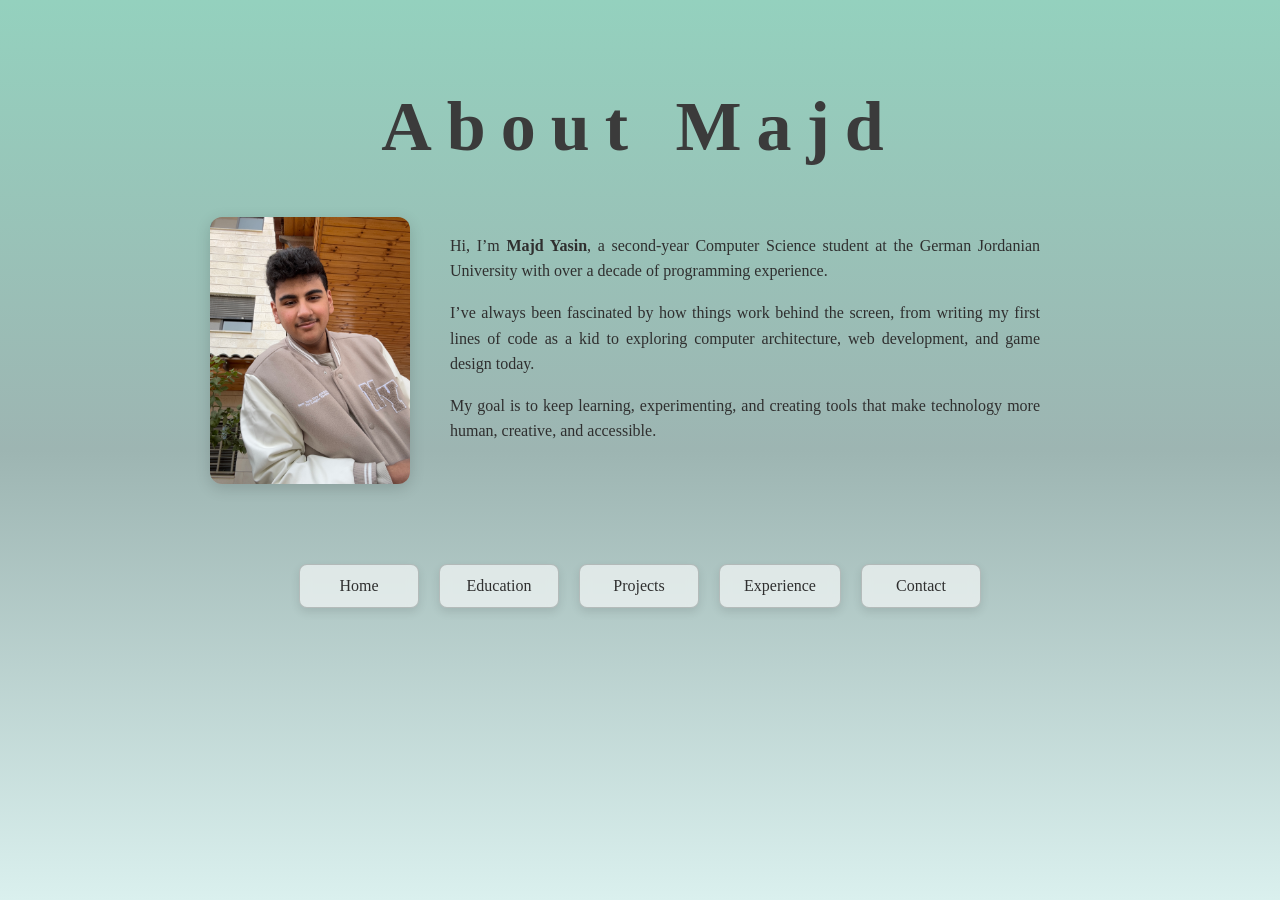
<file: aboutPage/about.html>
<!DOCTYPE html>
<html lang="en">
  <head>
    <meta charset="UTF-8">
    <meta name="viewport" content="width=device-width, initial-scale=1.0">
    <meta name="description" content="About the one the only Majd Yasin.">
    <meta name="author" content="Majd Yasin">
    <title>Majd Yasin - About</title>
    <link href="about.css" rel="stylesheet">
  </head>

  <body>
    <header>
      <h1>About Majd</h1>
    </header>

    <section>
      <div class="about-section">
        <img src="../images/ProfilePic.JPG" alt="Majd Yasin" class="profile-pic">
        <div class="about-text">
          <p>
            Hi, I’m <strong>Majd Yasin</strong>, a second-year Computer Science student at the German Jordanian University with over a decade of programming experience.
          </p>
          <p>
            I’ve always been fascinated by how things work behind the screen, from writing my first lines of code as a kid to exploring computer architecture, web development, and game design today.
          </p>
          <p>
            My goal is to keep learning, experimenting, and creating tools that make technology more human, creative, and accessible.
          </p>
        </div>
      </div>
      <div class="navbar">
      <button onclick="window.location.href='../homePage/index.html'">Home</button>
      <button onclick="window.location.href='../educationPage/education.html'">Education</button>
      <button onclick="window.location.href='../projectsPage/projects.html'">Projects</button>
      <button onclick="window.location.href='../experiencePage/experience.html'">Experience</button>
      <button onclick="window.location.href='../contactPage/contact.html'">Contact</button>
    </div>
    </section>
  </body>
</html>
</file>
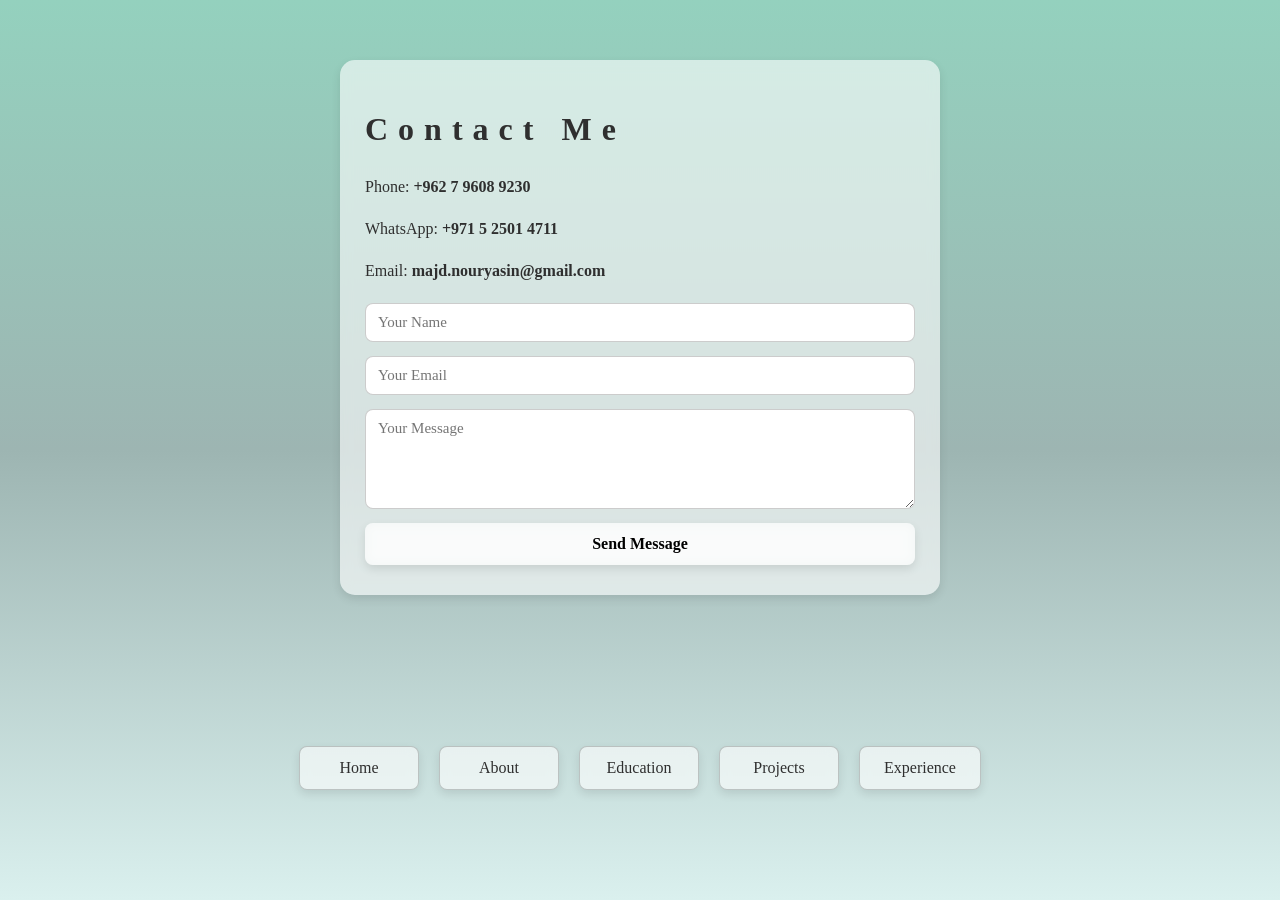
<file: contactPage/contact.html>
<!DOCTYPE html>
<html lang="en">
<head>
  <meta charset="UTF-8">
  <meta name="viewport" content="width=device-width, initial-scale=1.0">
  <meta name="description" content="Contact Majd Yasin">
  <title>Contact Me — Majd Yasin</title>
  <link href="contact.css" rel="stylesheet">
</head>
<body>
  <div class="contact-card">
    <h1>Contact Me</h1>

    <div class="contact-info">
      <p>Phone: <a href="tel:+962796089230">+962 7 9608 9230</a></p>
      <p>WhatsApp: <a href="https://wa.me/+971525014711?text=Hello,%20I%20want%20to%20get%20in%20touch%20with%20you!">+971 5 2501 4711</a></p>
      <p>Email: <a href="mailto:majd.nouryasin@gmail.com">majd.nouryasin@gmail.com</a></p>
    </div>

    <form id="contactForm" action="https://formspree.io/f/xldokzyk" method="POST">
      <input type="text" name="name" placeholder="Your Name" required>
      <input type="email" name="email" placeholder="Your Email" required>
      <textarea name="message" placeholder="Your Message" required></textarea>
      <button type="submit">Send Message</button>
    </form>
  </div>

  <script>
    const form = document.getElementById('contactForm');

    form.addEventListener('submit', function(e) {
      e.preventDefault();

      fetch(form.action, {
        method: form.method,
        body: new FormData(form),
        headers: { 'Accept': 'application/json' }
      }).then(response => {
        if (response.ok) {
          alert("Message sent! Redirecting to home...");
          window.location.href = "index.html";
        } else {
          alert("Oops! There was a problem sending your message.");
        }
      }).catch(err => {
        alert("Oops! There was a problem sending your message.");
      });
    });
  </script>
  <div class="navbar">
        <button onclick="window.location.href='../homePage/index.html'">Home</button>
        <button onclick="window.location.href='../aboutPage/about.html'">About</button>
        <button onclick="window.location.href='../educationPage/education.html'">Education</button>
        <button onclick="window.location.href='../projectsPage/projects.html'">Projects</button>
        <button onclick="window.location.href='../experiencePage/experience.html'">Experience</button>
    </div>
</body>
</html>
</file>
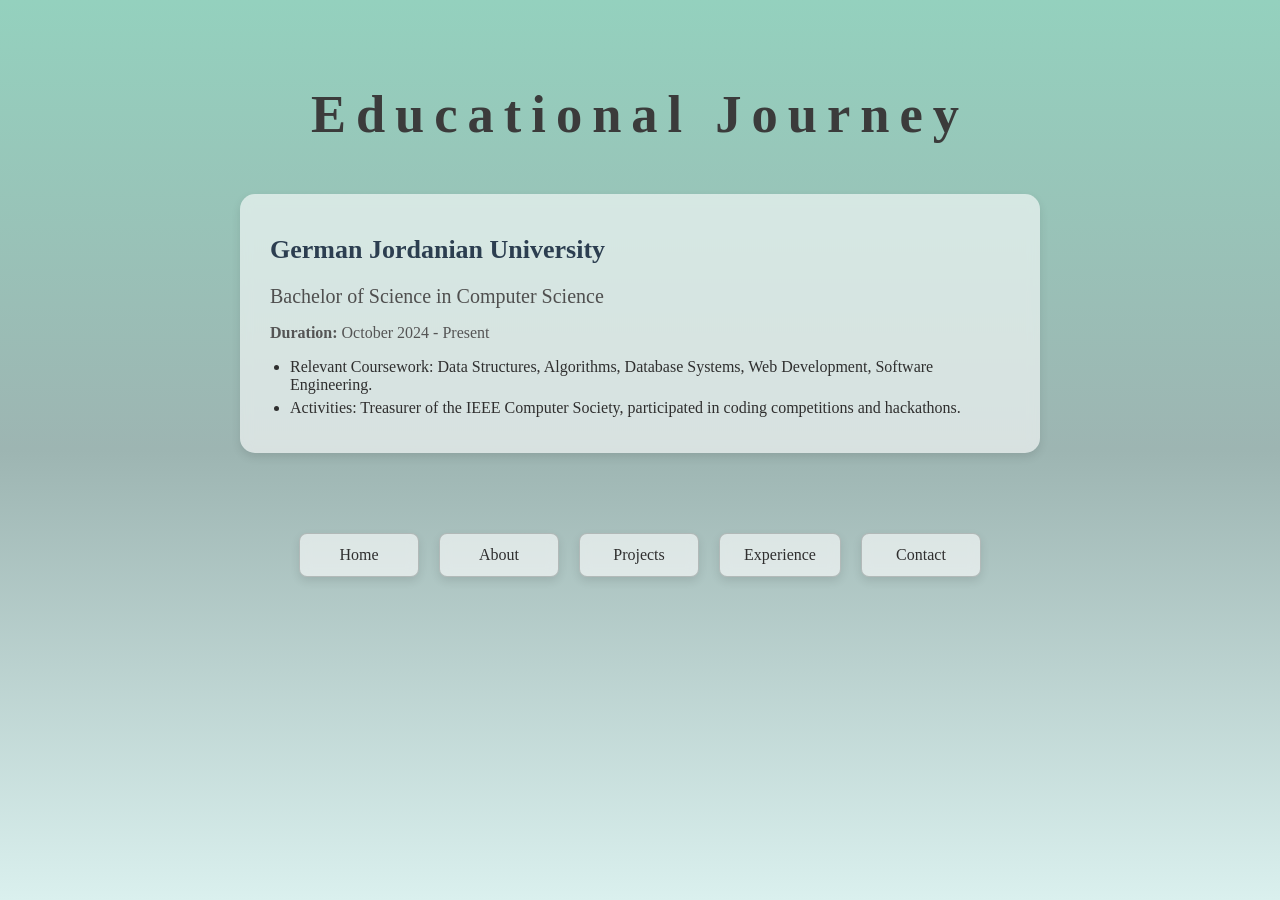
<file: educationPage/education.html>
<!DOCTYPE html>
<html lang="en">
<head>
    <meta charset="utf-8">
    <meta name="viewport" content="width=device-width, initial-scale=1">
    <meta name="description" content="The educational journey of Majd.">
    <meta name="author" content="Majd Yasin">
    <link href="education.css" rel="stylesheet">
    <title>Majd Yasin - Education</title>
</head>
<body>
    <section>
        <header>
            <h1>Educational Journey</h1>
        </header>
            <div class="education-item">
                <h2>German Jordanian University</h2>
                <h3>Bachelor of Science in Computer Science</h3>
                <p><strong>Duration:</strong> October 2024 - Present</p>
                <ul>
                    <li>Relevant Coursework: Data Structures, Algorithms, Database Systems, Web Development, Software Engineering.</li>
                    <li>Activities: Treasurer of the IEEE Computer Society, participated in coding competitions and hackathons.</li>
                </ul>
            </div>
        <div class="navbar">
            <button onclick="window.location.href='../homePage/index.html'">Home</button>
            <button onclick="window.location.href='../aboutPage/about.html'">About</button>
            <button onclick="window.location.href='../projectsPage/projects.html'">Projects</button>
            <button onclick="window.location.href='../experiencePage/experience.html'">Experience</button>
            <button onclick="window.location.href='../contactPage/contact.html'">Contact</button>
        </div>
    </section>
</body>
</html>
</file>
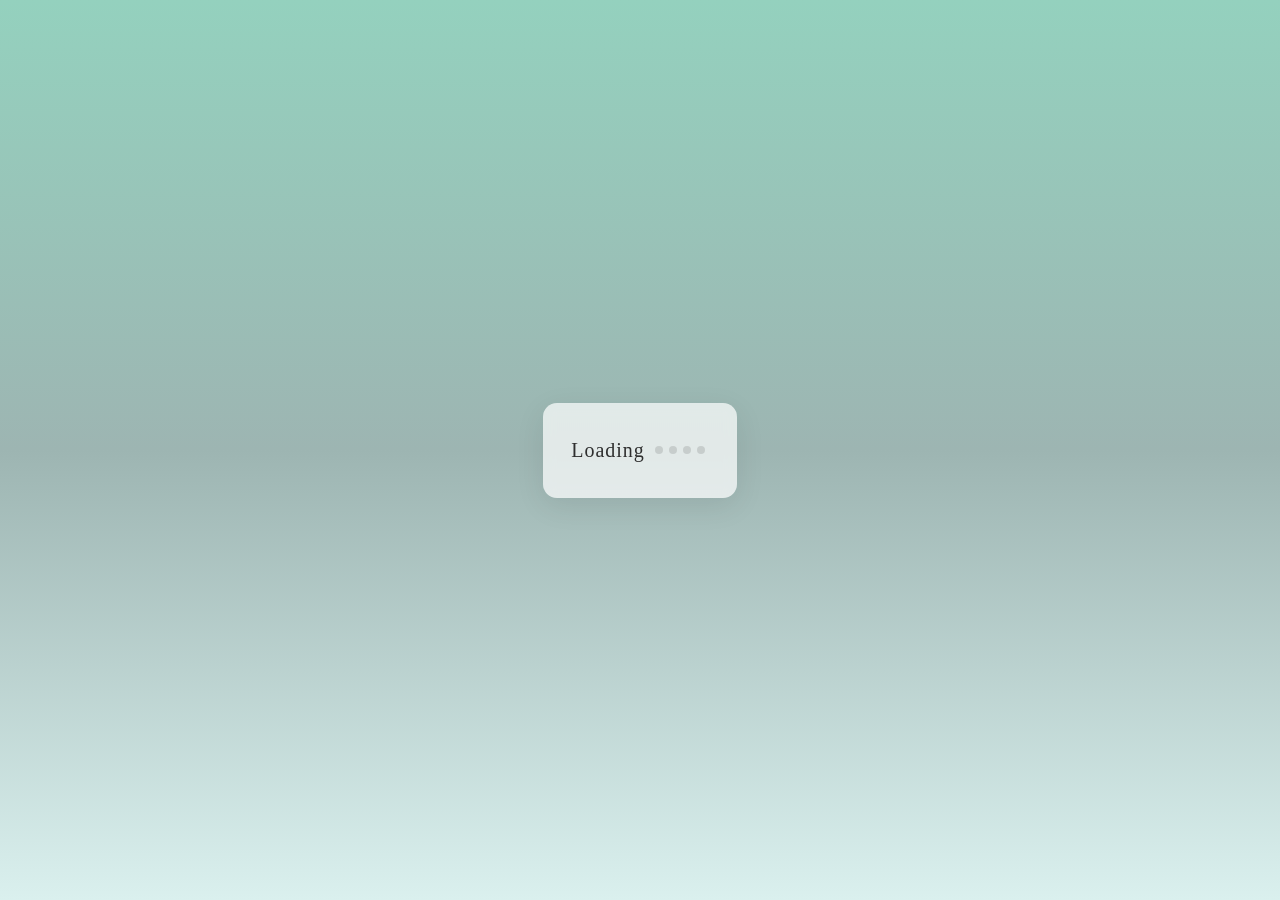
<file: experiencePage/experience.html>
<!DOCTYPE html>
<html lang="en">
<head>
    <meta charset="utf-8">
    <meta name="viewport" content="width=device-width, initial-scale=1">
    <meta name="description" content="Work experience of Majd Yasin.">
    <meta name="author" content="Majd Yasin">
    <link href="experience.css" rel="stylesheet">
    <title>Majd Yasin - Experience</title>
</head>
<body>
  <main class="card" role="main" aria-live="polite">
    <div id="stage">
      <div class="loading" aria-hidden="false">
        <span>Loading</span>
        <span class="dots" aria-hidden="true">
          <span class="dot a"></span>
          <span class="dot b"></span>
          <span class="dot c"></span>
          <span class="dot d"></span>
        </span>
      </div>

<div id="finalMessage" class="message" aria-hidden="true">
  <strong>Oops &mdash; no experience here... yet!</strong>
  <p>
    I don't have any formal work experience right now. <br>
    Help me fix that? <a class="cta" href="../contactPage/contact.html">Contact me</a>
  </p>
  <div class="tiny">
    Silly message powered by my optimism and a strong desire to learn.
  </div>
  <button class="home-btn" onclick="window.location.href='../homePage/index.html'">Back to Home</button>
</div>

  </main>

  <script>
    (function () {
      const LOAD_MS = 2000;
      const loadingEl = document.querySelector('.loading');
      const finalEl = document.getElementById('finalMessage');

      setTimeout(() => {
        loadingEl.setAttribute('aria-hidden', 'true');
        loadingEl.style.display = 'none';

        finalEl.setAttribute('aria-hidden', 'false');
        finalEl.classList.add('show');

      }, LOAD_MS);
    })();
  </script>
</body>
</html>
</file>
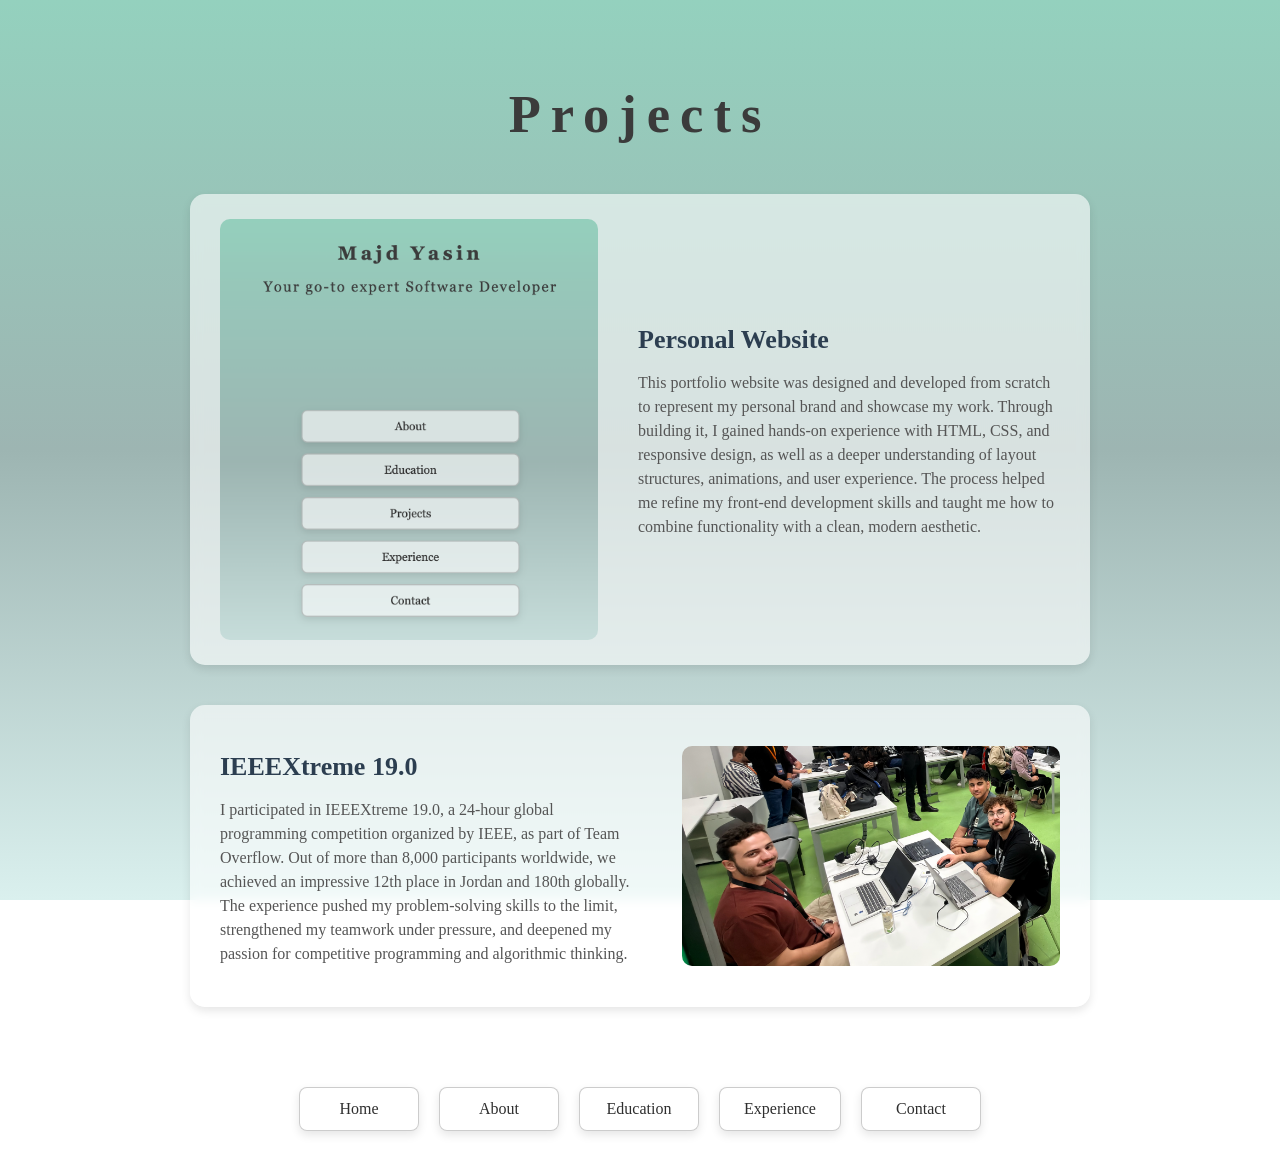
<file: projectsPage/projects.html>
<!DOCTYPE html>
<html lang="en">
<head>
    <meta charset="utf-8">
    <meta name="viewport" content="width=device-width, initial-scale=1">
    <meta name="description" content="Projects developed by Majd Yasin.">
    <meta name="author" content="Majd Yasin">
    <link href="projects.css" rel="stylesheet">
    <title>Majd Yasin - Projects</title>
</head>
<body>
    <section>
        <header>
            <h1>Projects</h1>
        </header>
            <div class="project-item">
                <div class="text">
                <h2>Personal Website</h2>
                <p>This portfolio website was designed and developed from scratch to represent my personal brand and showcase my work. Through building it, I gained hands-on experience with HTML, CSS, and responsive design, as well as a deeper understanding of layout structures, animations, and user experience. The process helped me refine my front-end development skills and taught me how to combine functionality with a clean, modern aesthetic.</p>
                </div>
                <img src="../images/WebsiteHomepage.png" alt="A screenshot of the home page of the website." class="project-pic">
            </div>
            <div class="project-item">
                <div class="text">
                <h2>IEEEXtreme 19.0</h2>
                <p>I participated in IEEEXtreme 19.0, a 24-hour global programming competition organized by IEEE, as part of Team Overflow. Out of more than 8,000 participants worldwide, we achieved an impressive 12th place in Jordan and 180th globally. The experience pushed my problem-solving skills to the limit, strengthened my teamwork under pressure, and deepened my passion for competitive programming and algorithmic thinking.</p>
                </div>
                <img src="../images/IEEEXtremeGroupPicture.png" alt="A selfie of me and my team members." class="project-pic">
            </div>
        <div class="navbar">
            <button onclick="window.location.href='../homePage/index.html'">Home</button>
            <button onclick="window.location.href='../aboutPage/about.html'">About</button>
            <button onclick="window.location.href='../educationPage/education.html'">Education</button>
            <button onclick="window.location.href='../experiencePage/experience.html'">Experience</button>
            <button onclick="window.location.href='../contactPage/contact.html'">Contact</button>
        </div>
    </section>
</body>
</file>
<file: homePage/index.css>
* {
  font-family: Georgia, 'Times New Roman', Times, serif;
  box-sizing: border-box;
  scroll-behavior: smooth;
}

body {
  min-height: 100vh;
  margin: 0;
  background: linear-gradient(to bottom, #94D1BE, #9DB5B2, #DAF0EE);
  background-attachment: fixed;
  display: flex;
  flex-direction: column;
  color: #2f2f2f;
}

header {
  text-align: center;
  font-size: 35px;
  padding-top: 40px;
  font-weight: 100;
  color: #3b3b3b;
  letter-spacing: 2px;
  animation: fadeIn 1s ease-in-out;
}

h1 {
  letter-spacing: 15px;
  margin-bottom: 10px;
  position: relative;
  display: inline-block;
  cursor: default;
}

h1::after {
  content: '';
  position: absolute;
  width: 0;
  height: 2px;
  left: 50%;
  bottom: -5px;
  background: rgba(255, 255, 255, 0.8);
  transform: translateX(-50%);
  transition: width 0.6s ease;
}

h1:hover::after {
  width: 60%;
}

.navbar {
  flex: 1;
  display: flex;
  justify-content: center;
  align-items: center;
  gap: 20px;
  flex-wrap: wrap;
  padding: 40px 20px;
}

.navbar button {
  opacity: 0;
  transform: translateY(40px);
  transition: transform 0.3s ease, background-color 0.3s ease, box-shadow 0.3s ease;
  padding: 12px 24px;
  font-size: 1rem;
  background: rgba(255, 255, 255, 0.6);
  backdrop-filter: blur(6px);
  color: #2f2f2f;
  border: 1.5px solid rgba(0, 0, 0, 0.2);
  border-radius: 8px;
  cursor: pointer;
  animation: slideUp 0.8s ease-out forwards;
  min-width: 120px;
  box-shadow: 0 4px 10px rgba(0, 0, 0, 0.1);
}

.navbar button:nth-child(1) { animation-delay: 0.2s; }
.navbar button:nth-child(2) { animation-delay: 0.4s; }
.navbar button:nth-child(3) { animation-delay: 0.6s; }
.navbar button:nth-child(4) { animation-delay: 0.8s; }
.navbar button:nth-child(5) { animation-delay: 1s; }

@keyframes slideUp {
  0% { opacity: 0; transform: translateY(40px); }
  100% { opacity: 1; transform: translateY(0); }
}

@keyframes fadeIn {
  from { opacity: 0; transform: translateY(-10px); }
  to { opacity: 1; transform: translateY(0); }
}

.navbar button:hover {
  background: rgba(255, 255, 255, 0.85);
  transform: translateY(-3px) scale(1.05);
  box-shadow: 0 6px 20px rgba(255, 255, 255, 0.6);
}

@media (max-width: 800px) {
  header h1 {
    font-size: 26px;
    letter-spacing: 5px;
  }
  header p {
    font-size: 20px;
    margin: 10px 20px;
  }
  .navbar {
    flex-direction: column;
    gap: 15px;
    padding: 20px;
  }

  button {
    width: 80%;
    max-width: 300px;
  }

  header {
    font-size: 28px;
  }
}
</file>
<file: styles.css>
/* ── Reset & Base ── */
* { margin: 0; padding: 0; box-sizing: border-box; }

:root {
  --primary:      #e31937;
  --primary-dark: #b5112a;
  --accent:       #ffd700;
  --bg:           #0a0a15;
  --surface:      #111120;
  --surface-2:    #181828;
  --text:         #ededf5;
  --text-dim:     #8888a8;
  --text-muted:   #555575;
  --border:       #222236;
  --border-light: #2e2e48;
  --success:      #4ecca3;
  --radius:       10px;
}

body {
  font-family: "Crimson Pro", Georgia, serif;
  background: var(--bg);
  color: var(--text);
  line-height: 1.7;
  overflow-x: hidden;
  font-size: 17px;
}

/* Noise texture overlay */
.noise-overlay {
  position: fixed;
  inset: 0;
  pointer-events: none;
  z-index: 9999;
  opacity: 0.025;
  background-image: url("data:image/svg+xml,%3Csvg viewBox='0 0 256 256' xmlns='http://www.w3.org/2000/svg'%3E%3Cfilter id='noise'%3E%3CfeTurbulence type='fractalNoise' baseFrequency='0.9' numOctaves='4' stitchTiles='stitch'/%3E%3C/filter%3E%3Crect width='100%25' height='100%25' filter='url(%23noise)'/%3E%3C/svg%3E");
}

/* ── Navigation ── */
nav {
  background: rgba(10, 10, 21, 0.92);
  backdrop-filter: blur(16px);
  -webkit-backdrop-filter: blur(16px);
  border-bottom: 1px solid var(--border);
  padding: 0 2.5rem;
  position: sticky;
  top: 0;
  z-index: 1000;
  display: flex;
  align-items: center;
  justify-content: space-between;
  height: 64px;
}

.nav-brand {
  font-family: "Unbounded", sans-serif;
  font-weight: 700;
  font-size: 0.85rem;
  letter-spacing: 0.15em;
  color: var(--text);
  display: flex;
  align-items: center;
  gap: 0.5rem;
}

.brand-dot {
  width: 8px;
  height: 8px;
  border-radius: 50%;
  background: var(--primary);
  box-shadow: 0 0 12px var(--primary);
}

.nav-links {
  display: flex;
  align-items: center;
  gap: 0.25rem;
}

.nav-links a {
  color: var(--text-dim);
  font-family: "Unbounded", sans-serif;
  font-size: 0.72rem;
  font-weight: 500;
  letter-spacing: 0.08em;
  cursor: pointer;
  padding: 0.45rem 0.9rem;
  border-radius: 6px;
  transition: color 0.2s, background 0.2s;
  text-transform: uppercase;
  text-decoration: none;
  display: inline-block;
}

.nav-links a:hover {
  color: var(--text);
  background: var(--surface);
}

.nav-links a.active {
  color: var(--primary);
  background: rgba(227, 25, 55, 0.08);
}

/* ── Pages ── */
.page {
  padding: 3rem 2.5rem 5rem;
  max-width: 1100px;
  margin: 0 auto;
  position: relative;
  min-height: calc(100vh - 64px);
  animation: fadeUp 0.45s ease both;
}

@keyframes fadeUp {
  from { opacity: 0; transform: translateY(16px); filter: blur(3px); }
  to   { opacity: 1; transform: translateY(0);    filter: blur(0);   }
}

/* ── Typography ── */
h1 {
  font-family: "Unbounded", sans-serif;
  font-size: clamp(2.4rem, 6vw, 4rem);
  font-weight: 700;
  line-height: 1.05;
  letter-spacing: -0.02em;
  background: linear-gradient(130deg, #ffffff 30%, #999ab8 100%);
  -webkit-background-clip: text;
  -webkit-text-fill-color: transparent;
  background-clip: text;
  margin-bottom: 1.5rem;
}

h2 {
  font-family: "Unbounded", sans-serif;
  font-size: 1.1rem;
  font-weight: 600;
  letter-spacing: 0.01em;
  color: var(--text);
  margin-bottom: 0.75rem;
}

h3 {
  font-family: "Unbounded", sans-serif;
  font-size: 0.9rem;
  font-weight: 600;
  letter-spacing: 0.02em;
  color: var(--text);
}

.section-label {
  font-family: "Unbounded", sans-serif;
  font-size: 0.65rem;
  font-weight: 600;
  letter-spacing: 0.2em;
  text-transform: uppercase;
  color: var(--primary);
  margin-bottom: 1.2rem;
  display: flex;
  align-items: center;
  gap: 0.75rem;
}

.section-label::after {
  content: '';
  flex: 1;
  height: 1px;
  background: linear-gradient(to right, rgba(227,25,55,0.5), transparent);
}

.page-header { margin-bottom: 2.5rem; }

/* ── Home Hero ── */
.hero-section {
  padding: 4rem 0 3rem;
  position: relative;
}

.hero-section::before {
  content: '';
  position: absolute;
  width: 800px;
  height: 600px;
  background: radial-gradient(ellipse at 20% 40%, rgba(227,25,55,0.07) 0%, transparent 65%);
  top: -150px;
  left: -200px;
  pointer-events: none;
  z-index: 0;
}

.hero-eyebrow {
  font-family: "Unbounded", sans-serif;
  font-size: 0.65rem;
  letter-spacing: 0.2em;
  text-transform: uppercase;
  color: var(--text-dim);
  margin-bottom: 1.5rem;
  position: relative;
  z-index: 1;
}

.hero-name {
  font-size: clamp(3.5rem, 10vw, 6.5rem);
  font-weight: 900;
  line-height: 0.92;
  letter-spacing: -0.04em;
  margin-bottom: 1.75rem;
  background: linear-gradient(135deg, #ffffff 0%, var(--primary) 55%, var(--accent) 100%);
  -webkit-background-clip: text;
  -webkit-text-fill-color: transparent;
  background-clip: text;
  position: relative;
  z-index: 1;
}

.hero-desc {
  font-size: 1.2rem;
  color: var(--text-dim);
  max-width: 460px;
  margin-bottom: 2.5rem;
  line-height: 1.8;
  position: relative;
  z-index: 1;
}

.hero-cta {
  display: flex;
  gap: 1rem;
  flex-wrap: wrap;
  position: relative;
  z-index: 1;
}

/* ── Buttons ── */
.btn-primary {
  background: var(--primary);
  color: white;
  border: none;
  padding: 0.8rem 2rem;
  border-radius: var(--radius);
  font-family: "Unbounded", sans-serif;
  font-size: 0.72rem;
  font-weight: 600;
  letter-spacing: 0.1em;
  text-transform: uppercase;
  cursor: pointer;
  transition: background 0.2s, transform 0.2s, box-shadow 0.2s;
  box-shadow: 0 4px 20px rgba(227, 25, 55, 0.3);
  text-decoration: none;
  display: inline-block;
}

.btn-primary:hover {
  background: var(--primary-dark);
  transform: translateY(-2px);
  box-shadow: 0 8px 30px rgba(227, 25, 55, 0.45);
}

.btn-primary.full-width { width: 100%; }

.btn-ghost {
  background: transparent;
  color: var(--text);
  border: 1px solid var(--border-light);
  padding: 0.8rem 2rem;
  border-radius: var(--radius);
  font-family: "Unbounded", sans-serif;
  font-size: 0.72rem;
  font-weight: 500;
  letter-spacing: 0.1em;
  text-transform: uppercase;
  cursor: pointer;
  transition: border-color 0.2s, color 0.2s, background 0.2s;
  text-decoration: none;
  display: inline-block;
}

.btn-ghost:hover {
  border-color: var(--primary);
  color: var(--primary);
  background: rgba(227,25,55,0.04);
}

.btn-ghost.small {
  padding: 0.55rem 1.25rem;
  font-size: 0.65rem;
}

/* ── Skill Grid ── */
.skill-grid {
  display: grid;
  grid-template-columns: repeat(auto-fill, minmax(130px, 1fr));
  gap: 0.75rem;
  margin-top: 1rem;
}

.skill {
  background: var(--surface);
  border: 1px solid var(--border);
  border-radius: var(--radius);
  padding: 1.2rem 1rem;
  text-align: center;
  transition: border-color 0.25s, transform 0.25s, box-shadow 0.25s;
  cursor: default;
  position: relative;
  overflow: hidden;
}

.skill::after {
  content: '';
  position: absolute;
  top: 0; left: 0; right: 0;
  height: 2px;
  background: var(--primary);
  transform: scaleX(0);
  transition: transform 0.25s;
  border-radius: 2px 2px 0 0;
}

.skill:hover::after { transform: scaleX(1); }

.skill:hover {
  border-color: rgba(227,25,55,0.4);
  transform: translateY(-4px);
  box-shadow: 0 8px 28px rgba(227, 25, 55, 0.12);
}

.skill-icon { width: 2.5rem; height: 2.5rem; display: block; margin: 0 auto 0.6rem; object-fit: contain; transition: transform 0.25s; }
.skill:hover .skill-icon { transform: scale(1.1); }
.skill-icon-light { filter: brightness(0) invert(1); opacity: 0.85; }
.skill strong { font-family: "Unbounded", sans-serif; font-size: 0.65rem; font-weight: 600; letter-spacing: 0.05em; color: var(--text-dim); }

/* ── About Grid ── */
.about-grid {
  display: grid;
  grid-template-columns: repeat(auto-fit, minmax(280px, 1fr));
  gap: 1.25rem;
  margin-top: 1rem;
}

.about-card {
  background: var(--surface);
  border: 1px solid var(--border);
  border-radius: var(--radius);
  padding: 2rem;
  position: relative;
  overflow: hidden;
  transition: border-color 0.25s, box-shadow 0.25s;
}

.about-card:hover {
  border-color: rgba(227,25,55,0.3);
  box-shadow: 0 4px 20px rgba(227,25,55,0.06);
}

.about-card-number {
  font-family: "Unbounded", sans-serif;
  font-size: 3.5rem;
  font-weight: 900;
  color: var(--border-light);
  position: absolute;
  top: -0.5rem;
  right: 1rem;
  line-height: 1;
  pointer-events: none;
}

.about-card h2 {
  color: var(--text);
  margin-bottom: 1rem;
  font-size: 0.9rem;
}

.about-card p { color: var(--text-dim); font-size: 1rem; }

.about-list { list-style: none; padding: 0; }
.about-list li {
  color: var(--text-dim);
  padding: 0.35rem 0;
  border-bottom: 1px solid var(--border);
  font-size: 0.95rem;
  display: flex;
  align-items: center;
  gap: 0.6rem;
}
.about-list li::before { content: '▸'; color: var(--primary); font-size: 0.7rem; flex-shrink: 0; }
.about-list li:last-child { border-bottom: none; }

/* ── Projects Grid ── */
.projects-grid {
  display: grid;
  gap: 1rem;
  margin-top: 1rem;
}

.project-card {
  background: var(--surface);
  border: 1px solid var(--border);
  border-radius: var(--radius);
  padding: 1.75rem;
  cursor: pointer;
  transition: border-color 0.25s, transform 0.25s, box-shadow 0.25s, background 0.25s;
  display: flex;
  gap: 1.5rem;
  align-items: flex-start;
}

.project-card:hover {
  border-color: var(--primary);
  transform: translateY(-3px);
  box-shadow: 0 12px 40px rgba(227, 25, 55, 0.12);
  background: linear-gradient(135deg, rgba(227,25,55,0.03) 0%, var(--surface) 60%);
}

.project-number {
  font-family: "Unbounded", sans-serif;
  font-size: 1.4rem;
  font-weight: 900;
  color: var(--border-light);
  flex-shrink: 0;
  width: 2.5rem;
  line-height: 1;
  padding-top: 2px;
  transition: color 0.25s;
}

.project-card:hover .project-number { color: rgba(227,25,55,0.35); }

.project-body { flex: 1; }
.project-body h3 { margin-bottom: 0.6rem; font-size: 0.9rem; }
.project-body p  { color: var(--text-dim); font-size: 1rem; margin-bottom: 1rem; }

.arrow { color: var(--primary); }

.project-tags { display: flex; gap: 0.5rem; flex-wrap: wrap; }

.tag {
  background: rgba(255,255,255,0.04);
  border: 1px solid var(--border-light);
  border-radius: 4px;
  padding: 0.2rem 0.6rem;
  font-family: "Unbounded", sans-serif;
  font-size: 0.6rem;
  font-weight: 500;
  letter-spacing: 0.06em;
  color: var(--text-muted);
  text-transform: uppercase;
  transition: color 0.2s, border-color 0.2s;
}

.project-card:hover .tag {
  border-color: rgba(227,25,55,0.2);
  color: var(--text-dim);
}

/* ── Experience Card ── */
.experience-panel {
  margin-top: 1rem;
}

.exp-card {
  background: var(--surface);
  border: 1px solid var(--border);
  border-left: 3px solid var(--primary);
  border-radius: var(--radius);
  padding: 2rem;
  display: flex;
  gap: 2.5rem;
  transition: box-shadow 0.25s;
}

.exp-card:hover {
  box-shadow: 0 8px 32px rgba(227, 25, 55, 0.1);
}

.exp-left {
  flex-shrink: 0;
  min-width: 140px;
}

.exp-year {
  font-family: "Unbounded", sans-serif;
  font-size: 0.68rem;
  font-weight: 700;
  color: var(--primary);
  letter-spacing: 0.04em;
  margin-bottom: 0.3rem;
  line-height: 1.5;
}

.exp-location {
  font-size: 0.85rem;
  color: var(--text-muted);
}

.exp-right h3 {
  margin-bottom: 0.3rem;
  font-size: 0.95rem;
}

.exp-company {
  color: var(--primary);
  font-size: 0.82rem;
  font-family: "Unbounded", sans-serif;
  font-weight: 400;
  margin-bottom: 0.75rem;
  letter-spacing: 0.02em;
}

.exp-right p {
  color: var(--text-dim);
  font-size: 1rem;
}

/* ── Education Card ── */
.edu-card {
  background: var(--surface);
  border: 1px solid var(--border);
  border-radius: var(--radius);
  padding: 2rem;
  display: flex;
  gap: 2.5rem;
  margin-top: 1rem;
}

.edu-left {
  flex-shrink: 0;
  min-width: 120px;
}

.edu-year {
  font-family: "Unbounded", sans-serif;
  font-size: 0.7rem;
  font-weight: 700;
  color: var(--primary);
  letter-spacing: 0.05em;
  margin-bottom: 0.3rem;
}

.edu-location {
  font-size: 0.85rem;
  color: var(--text-muted);
}

.edu-right h3 { margin-bottom: 0.3rem; }
.edu-uni { color: var(--primary); font-size: 0.85rem; font-family: "Unbounded", sans-serif; font-weight: 400; margin-bottom: 0.75rem; }
.edu-right p { color: var(--text-dim); font-size: 1rem; }

/* ── Achievements ── */
.achievement-block {
  display: flex;
  gap: 2rem;
  padding: 2.5rem 0;
  border-bottom: 1px solid var(--border);
}

.achievement-block:last-child { border-bottom: none; }

.achievement-meta {
  flex-shrink: 0;
  width: 80px;
  display: flex;
  flex-direction: column;
  align-items: center;
  gap: 0.6rem;
  padding-top: 0.25rem;
}

.achievement-badge {
  width: 52px; height: 52px;
  background: var(--surface);
  border: 1px solid var(--border-light);
  border-radius: 12px;
  display: flex;
  align-items: center;
  justify-content: center;
  font-family: "Unbounded", sans-serif;
  font-size: 0.85rem;
  font-weight: 600;
  letter-spacing: 0.05em;
  color: var(--text-dim);
  transition: border-color 0.25s, box-shadow 0.25s;
}

.achievement-block:hover .achievement-badge {
  border-color: rgba(227,25,55,0.35);
  box-shadow: 0 0 16px rgba(227,25,55,0.1);
}

.achievement-label {
  font-family: "Unbounded", sans-serif;
  font-size: 0.58rem;
  font-weight: 600;
  letter-spacing: 0.1em;
  text-transform: uppercase;
  color: var(--text-muted);
  text-align: center;
  line-height: 1.4;
}

.achievement-content { flex: 1; }

.achievement-content h2 {
  font-size: 1.35rem;
  font-weight: 700;
  letter-spacing: -0.01em;
  margin-bottom: 0.2rem;
}

.achievement-subtitle {
  font-family: "Unbounded", sans-serif;
  font-size: 0.68rem;
  font-weight: 600;
  letter-spacing: 0.06em;
  color: var(--primary);
  text-transform: uppercase;
  margin-bottom: 1rem;
}

.achievement-content > p {
  color: var(--text-dim);
  font-size: 1rem;
  max-width: 640px;
  margin-bottom: 1.5rem;
}

/* Achievement gallery */
.achievement-gallery {
  display: grid;
  gap: 0.75rem;
  margin-bottom: 1rem;
}

.achievement-gallery.single { grid-template-columns: 1fr; max-width: 600px; }
.achievement-gallery.duo    { grid-template-columns: 1fr 1fr; }

.gallery-item {
  border-radius: var(--radius);
  overflow: hidden;
  background: var(--surface-2);
  border: 1px solid var(--border);
  display: inline-block;
  width: 100%;
}

.gallery-item img,
.gallery-item video {
  width: 100%;
  height: auto;
  display: block;
  transition: transform 0.35s;
}

.gallery-item:hover img { transform: scale(1.02); }

/* ── Contact ── */
.contact-layout {
  display: grid;
  grid-template-columns: 1fr 1.2fr;
  gap: 3rem;
  margin-top: 1rem;
  align-items: start;
}

.contact-intro {
  color: var(--text-dim);
  font-size: 1.1rem;
  margin-bottom: 2rem;
  line-height: 1.8;
}

.contact-links { display: flex; flex-direction: column; gap: 0.6rem; }

.contact-link {
  display: flex;
  align-items: center;
  gap: 1rem;
  padding: 0.9rem 1.1rem;
  background: var(--surface);
  border: 1px solid var(--border);
  border-radius: var(--radius);
  text-decoration: none;
  color: var(--text-dim);
  font-size: 0.95rem;
  transition: border-color 0.2s, color 0.2s, background 0.2s, transform 0.2s;
}

.contact-link:hover {
  border-color: var(--primary);
  color: var(--text);
  background: var(--surface-2);
  transform: translateX(4px);
}

.contact-link-icon { font-size: 1.2rem; flex-shrink: 0; }
.contact-link-label {
  font-family: "Unbounded", sans-serif;
  font-size: 0.6rem;
  font-weight: 600;
  letter-spacing: 0.12em;
  text-transform: uppercase;
  color: var(--text-muted);
  margin-bottom: 0.1rem;
}

/* Form */
.contact-form-wrap {
  background: var(--surface);
  border: 1px solid var(--border);
  border-radius: var(--radius);
  padding: 2rem;
}

.form-group { margin-bottom: 1.25rem; }

.form-group label {
  display: block;
  font-family: "Unbounded", sans-serif;
  font-size: 0.62rem;
  font-weight: 600;
  letter-spacing: 0.15em;
  text-transform: uppercase;
  color: var(--text-muted);
  margin-bottom: 0.5rem;
}

.form-group input,
.form-group textarea {
  width: 100%;
  padding: 0.75rem 1rem;
  background: var(--bg);
  border: 1px solid var(--border-light);
  border-radius: var(--radius);
  color: var(--text);
  font-family: "Crimson Pro", serif;
  font-size: 1rem;
  transition: border-color 0.2s, box-shadow 0.2s;
  outline: none;
}

.form-group input::placeholder,
.form-group textarea::placeholder { color: var(--text-muted); }

.form-group input:focus,
.form-group textarea:focus {
  border-color: var(--primary);
  box-shadow: 0 0 0 3px rgba(227,25,55,0.08);
}

.form-group textarea { resize: vertical; }

/* Hidden characters pinned to the viewport corners */
.hidden-character.corner {
  position: fixed;
  width: 70px;
  height: 70px;
  cursor: pointer;
  z-index: 500;
  opacity: 0;
  animation: fadeInChar 0.4s ease 0.5s forwards;
}

@keyframes fadeInChar { to { opacity: 1; } }

.hidden-character.corner.top-left    { top: 72px; left: 8px; }
.hidden-character.corner.top-right   { top: 72px; right: 8px; }
.hidden-character.corner.bottom-left { bottom: 64px; left: 8px; }
.hidden-character.corner.bottom-right{ bottom: 64px; right: 8px; }

.character-reveal {
  width: 100%;
  height: 100%;
  display: flex;
  flex-direction: column;
  align-items: center;
  justify-content: center;
  opacity: 0.25;
  transition: opacity 0.3s, transform 0.3s;
}

.character-reveal:hover,
.character-reveal.discovered {
  opacity: 1;
  transform: scale(1.1);
}

.character-img {
  width: 48px; height: 48px;
  object-fit: cover;
  border-radius: 50%;
  animation: characterFloat 2.5s ease-in-out infinite;
  filter: drop-shadow(0 0 8px rgba(227,25,55,0.5));
}

@keyframes characterFloat {
  0%,100% { transform: translateY(0) rotate(0deg); }
  50%      { transform: translateY(-8px) rotate(4deg); }
}

.character-name {
  font-family: "Unbounded", sans-serif;
  font-size: 0.58rem;
  font-weight: 700;
  color: var(--primary);
  margin-top: 0.3rem;
  display: none;
  animation: slideUp 0.3s;
  text-transform: uppercase;
  letter-spacing: 0.1em;
}

@keyframes slideUp {
  from { opacity: 0; transform: translateY(8px); }
  to   { opacity: 1; transform: translateY(0); }
}

.character-reveal.discovered .character-name { display: block; }
.character-reveal.discovered .character-img {
  animation: characterDiscovered 0.5s ease-out, characterFloat 2.5s ease-in-out infinite 0.5s;
}

@keyframes characterDiscovered {
  0%  { transform: scale(1) rotate(0deg); }
  50% { transform: scale(1.3) rotate(360deg); }
  100%{ transform: scale(1) rotate(360deg); }
}

/* ── Footer ── */
footer {
  background: var(--surface);
  border-top: 1px solid var(--border);
  padding: 2rem 2.5rem;
  text-align: center;
  color: var(--text-muted);
  font-family: "Unbounded", sans-serif;
  font-size: 0.65rem;
  font-weight: 400;
  letter-spacing: 0.1em;
}

.footer-hint {
  margin-top: 0.5rem;
  color: var(--border-light);
  font-size: 0.6rem;
}

/* ── Responsive ── */
@media (max-width: 768px) {
  nav { padding: 0 1rem; }
  .nav-brand { display: none; }
  .nav-links a { padding: 0.4rem 0.6rem; font-size: 0.65rem; }

  .page { padding: 2rem 1.25rem 4rem; }

  .hero-name { font-size: clamp(3rem, 15vw, 5rem); }

  .contact-layout { grid-template-columns: 1fr; gap: 2rem; }

  .achievement-block { flex-direction: column; gap: 1.25rem; }
  .achievement-meta { flex-direction: row; width: 100%; align-items: center; gap: 1rem; }
  .achievement-label { text-align: left; }

  .edu-card { flex-direction: column; gap: 0.75rem; }
  .exp-card { flex-direction: column; gap: 0.75rem; }

  .project-card { flex-direction: column; gap: 1rem; }
  .project-number { width: auto; }

  .hidden-character.corner { width: 52px; height: 52px; }
  .character-img { width: 36px; height: 36px; }
}

/* ── Home Stats ── */
.stats {
  display: grid;
  grid-template-columns: repeat(auto-fit, minmax(190px, 1fr));
  gap: 0.75rem;
  margin-bottom: 3.5rem;
}

.stat {
  background: var(--surface);
  border: 1px solid var(--border);
  border-radius: var(--radius);
  padding: 1.25rem 1.25rem 1.1rem;
  display: flex;
  flex-direction: column;
  gap: 0.4rem;
}

.stat strong {
  font-family: "Unbounded", sans-serif;
  font-size: 1.5rem;
  font-weight: 700;
  color: var(--text);
}

.stat span {
  font-size: 0.9rem;
  color: var(--text-dim);
  line-height: 1.3;
}

/* ── Polish ── */
html { scroll-behavior: smooth; }
::selection { background: rgba(227, 25, 55, 0.35); color: #fff; }

a:focus-visible, button:focus-visible, input:focus-visible, textarea:focus-visible {
  outline: 2px solid var(--primary);
  outline-offset: 3px;
}

@media (prefers-reduced-motion: reduce) {
  *, *::before, *::after { animation: none !important; transition: none !important; scroll-behavior: auto !important; }
}
</file>
<file: education.css>
* {
  font-family: Georgia, 'Times New Roman', Times, serif;
  box-sizing: border-box;
  scroll-behavior: smooth;
}

body {
  min-height: 100vh;
  margin: 0;
  background: linear-gradient(to bottom, #94D1BE, #9DB5B2, #DAF0EE);
  background-attachment: fixed;
  display: flex;
  flex-direction: column;
  color: #2f2f2f;
}

header {
  text-align: center;
  font-size: 35px;
  padding-top: 40px;
  font-weight: 100;
  color: #3b3b3b;
  letter-spacing: 2px;
  animation: fadeIn 1s ease-in-out;
  position: relative;
}

h1 {
  letter-spacing: 10px;
  margin-bottom: 10px;
  position: relative;
  display: inline-block;
}

h1::after {
  content: "";
  position: absolute;
  bottom: -8px;
  left: 50%;
  transform: translateX(-50%) scaleX(0);
  width: 60%;
  height: 2px;
  background-color: rgba(255, 255, 255, 0.8);
  transition: transform 0.6s ease;
}

header:hover h1::after {
  transform: translateX(-50%) scaleX(1);
}

.navbar {
  flex: 1;
  display: flex;
  justify-content: center;
  align-items: center;
  gap: 20px;
  flex-wrap: wrap;
  padding: 40px 20px;
}

.navbar button {
  opacity: 0;
  transform: translateY(40px);
  transition: all 0.3s ease;
  padding: 12px 24px;
  font-size: 1rem;
  background: rgba(255, 255, 255, 0.6);
  backdrop-filter: blur(6px);
  color: #2f2f2f;
  border: 1.5px solid rgba(0, 0, 0, 0.2);
  border-radius: 8px;
  cursor: pointer;
  animation: slideUp 0.8s ease-out forwards;
  min-width: 120px;
  box-shadow: 0 4px 10px rgba(0, 0, 0, 0.1);
}

.navbar button:hover {
  background: rgba(255, 255, 255, 0.85);   /* bright frosted glass */
  transform: translateY(-3px) scale(1.05);  /* subtle lift + scale */
  box-shadow: 0 6px 20px rgba(255, 255, 255, 0.6); /* soft white glow */
}

.navbar button:nth-child(1) { animation-delay: 0.2s; }
.navbar button:nth-child(2) { animation-delay: 0.4s; }
.navbar button:nth-child(3) { animation-delay: 0.6s; }
.navbar button:nth-child(4) { animation-delay: 0.8s; }
.navbar button:nth-child(5) { animation-delay: 1s; }

.education-item {
  max-width: 800px;
  margin: 40px auto;
  padding: 20px 30px;
  background: rgba(255, 255, 255, 0.6);
  backdrop-filter: blur(6px);
  border-radius: 15px;
  box-shadow: 0 4px 10px rgba(0, 0, 0, 0.1);
  animation: fadeInUp 1s ease-in-out;
  transition: transform 0.3s ease, box-shadow 0.3s ease;
}

.education-item:hover {
  transform: scale(1.02);
  box-shadow: 0 8px 25px rgba(255, 255, 255, 0.4);
}

.education-item h2 {
  font-size: 26px;
  color: #2c3e50;
  margin-bottom: 8px;
}

.education-item h3 {
  font-size: 20px;
  font-weight: normal;
  color: #4f4f4f;
  margin-bottom: 5px;
}

.education-item p {
  font-size: 16px;
  color: #555;
}

.education-item ul {
  list-style-type: disc;
  padding-left: 20px;
}

.education-item li {
  margin-bottom: 5px;
}

@keyframes fadeIn {
  from { opacity: 0; transform: translateY(-10px); }
  to { opacity: 1; transform: translateY(0); }
}

@keyframes fadeInUp {
  from {
    opacity: 0;
    transform: translateY(30px);
  }
  to {
    opacity: 1;
    transform: translateY(0);
  }
}

@keyframes slideUp {
  0% { opacity: 0; transform: translateY(40px); }
  100% { opacity: 1; transform: translateY(0); }
}

@media (max-width: 800px) {
  header h1 {
    font-size: 26px;
    letter-spacing: 5px;
  }

  .education-item {
    margin: 20px;
    padding: 15px;
  }

  .education-item h2 {
    font-size: 22px;
  }

  .education-item h3 {
    font-size: 18px;
  }

  .education-item p {
    font-size: 15px;
  }

  .navbar {
    flex-direction: column;
    gap: 15px;
    padding: 20px;
    align-items: center;
  }

  .navbar button {
    width: 90%;
    max-width: 350px;
    text-align: center;
  }
}
</file>
<file: experience.css>
:root {
    --bg: linear-gradient(to bottom, #94D1BE, #9DB5B2, #DAF0EE);
    --card: rgba(255,255,255,0.7);
    --text: #2f2f2f;
}

html,body {
    height:100%;
    margin:0;
    font-family: Georgia, 'Times New Roman', Times, serif;
    background: var(--bg);
    display:flex;
    align-items:center;
    justify-content:center;
    color:var(--text);
}

.card {
    width: min(720px, 92%);
    padding: 36px 28px;
    background: var(--card);
    backdrop-filter: blur(6px);
    border-radius: 14px;
    box-shadow: 0 8px 30px rgba(0,0,0,0.08);
    text-align: center;
}

.loading {
    font-size: 20px;
    letter-spacing: 1px;
    display: inline-flex;
    align-items: center;
    gap: 10px;
}

.dots {
    display:inline-flex;
    gap:6px;
    width:54px;
    justify-content: flex-start;
}

.dot {
    width:8px;
    height:8px;
    border-radius:50%;
    background: #2f2f2f;
    opacity:0.15;
    transform: translateY(0);
}

.dot.a { animation: flicker 600ms infinite; animation-delay: 0ms; }
.dot.b { animation: flicker 600ms infinite; animation-delay: 120ms; }
.dot.c { animation: flicker 600ms infinite; animation-delay: 240ms; }
.dot.d { animation: flicker 600ms infinite; animation-delay: 360ms; }

@keyframes flicker {
    0%   { opacity: 0.15; transform: translateY(0); }
    20%  { opacity: 1;    transform: translateY(-4px); }
    50%  { opacity: 0.35; transform: translateY(0); }
    100% { opacity: 0.15; transform: translateY(0); }
}

.message {
    display:none;
    font-size:18px;
    line-height:1.5;
    margin-top:8px;
    opacity:0;
    transition: opacity .4s ease, transform .4s ease;
    transform: translateY(6px);
}

.message.show {
    display:block;
    opacity:1;
    transform: translateY(0);
}

.message .cta {
    display:inline-block;
    margin-top:14px;
    padding:8px 14px;
    border-radius:8px;
    text-decoration:none;
    background: rgba(47,47,47,0.06);
    border:1px solid rgba(0,0,0,0.06);
    color:var(--text);
    font-weight:600;
    transition: transform .15s ease;
}

.message .cta:hover { transform: translateY(-3px); }

    .tiny {
      margin-top:14px;
      font-size:13px;
      color: #444;
      opacity:0.9;
    }

.home-btn {
  display: inline-block;
  margin-top: 12px;
  padding: 8px 14px;
  border-radius: 8px;
  border: 1px solid rgba(0,0,0,0.06);
  background: rgba(47,47,47,0.06);
  color: var(--text);
  font-weight: 600;
  cursor: pointer;
  transition: transform .15s ease;
}

.home-btn:hover {
  transform: translateY(-3px);
}

@media (max-width: 700px) {
  .card {
    width: 90%;
    padding: 20px 16px;
  }

  .loading {
    font-size: 18px;
  }

  .dots {
    width: 36px;
    gap: 4px;
  }

  .dot {
    width: 6px;
    height: 6px;
  }

  .message {
    font-size: 16px;
    line-height: 1.4;
  }

  .message .cta {
    padding: 6px 12px;
    font-size: 15px;
  }

  .tiny {
    font-size: 11px;
  }

  .home-btn {
    width: 90%;
    max-width: 250px;
    font-size: 0.95rem;
    padding: 6px 12px;
  }
}
</file>
<file: aboutPage/about.css>
* {
  font-family: Georgia, 'Times New Roman', Times, serif;
  box-sizing: border-box;
  scroll-behavior: smooth;
}

body {
  min-height: 100vh;
  margin: 0;
  background: linear-gradient(to bottom, #94D1BE, #9DB5B2, #DAF0EE);
  background-attachment: fixed;
  display: flex;
  flex-direction: column;
  color: #2f2f2f;
}

header {
  text-align: center;
  font-size: 35px;
  padding-top: 40px;
  font-weight: 100;
  color: #3b3b3b;
  letter-spacing: 2px;
  animation: fadeIn 1.5s ease forwards;
}

h1 {
  letter-spacing: 15px;
  margin-bottom: 10px;
  position: relative;
}

h1::after {
  content: '';
  position: absolute;
  height: 2px;
  width: 0;
  left: 50%;
  bottom: -5px;
  background: rgba(255, 255, 255, 0.8);
  transform: translateX(-50%);
  transition: width 0.6s ease;
}

h1:hover::after {
  width: 8ch
}

.navbar {
  flex: 1;
  display: flex;
  justify-content: center;
  align-items: center;
  gap: 20px;
  flex-wrap: wrap;
  padding: 40px 20px;
}

.navbar button {
  opacity: 0;
  transform: translateY(40px);
  transition: transform 0.3s ease, background-color 0.3s ease, box-shadow 0.3s ease;
  padding: 12px 24px;
  font-size: 1rem;
  background: rgba(255, 255, 255, 0.6);
  backdrop-filter: blur(6px);
  color: #2f2f2f;
  border: 1.5px solid rgba(0, 0, 0, 0.2);
  border-radius: 8px;
  cursor: pointer;
  animation: slideUp 1.5s ease-out forwards;
  min-width: 120px;
  box-shadow: 0 4px 10px rgba(0, 0, 0, 0.1);
}

.navbar button:nth-child(1) { animation-delay: 0.2s; }
.navbar button:nth-child(2) { animation-delay: 0.4s; }
.navbar button:nth-child(3) { animation-delay: 0.6s; }
.navbar button:nth-child(4) { animation-delay: 0.8s; }
.navbar button:nth-child(5) { animation-delay: 1s; }

@keyframes slideUp {
  0% { opacity: 0; transform: translateY(40px); }
  100% { opacity: 1; transform: translateY(0); }
}

@keyframes fadeIn {
  from { opacity: 0; transform: translateY(-10px); }
  to { opacity: 1; transform: translateY(0); }
}

@keyframes fadeInUp {
  from { opacity: 0; transform: translateY(30px); }
  to { opacity: 1; transform: translateY(0); }
}

.navbar button:hover {
  background: rgba(255, 255, 255, 0.85);
  transform: translateY(-3px) scale(1.05);
  box-shadow: 0 6px 20px rgba(255, 255, 255, 0.6);
}

.about-section {
  display: flex;
  align-items: flex-start;
  gap: 40px;
  max-width: 900px;
  margin: 40px auto;
  padding: 0 20px;
  opacity: 0;
  transform: translateY(30px);
  animation: fadeInUp 1.5s ease forwards;
  animation-delay: 0s;
}

.profile-pic {
  width: 200px;
  border-radius: 12px;
  object-fit: cover;
  box-shadow: 0 4px 15px rgba(0, 0, 0, 0.15);
  opacity: 0;
  transform: translateY(20px);
  animation: fadeInUp 1.5s ease forwards;
  animation-delay: 0s;
}

.about-text p {
  line-height: 1.6;
  margin-bottom: 1em;
  margin-right: 30px;
  text-align: justify;
  color: #2f2f2f;
  opacity: 0;
  transform: translateY(20px);
  animation: fadeInUp 1.5s ease forwards;
  animation-delay: 0s;
}

@media (max-width: 800px) {
  header h1 {
    font-size: 26px;
    letter-spacing: 5px;
  }

  h1:hover::after {
    width: 26%;
  }
  .navbar {
    flex-direction: column;
    gap: 15px;
    padding: 20px;
    align-items: center;
  }

  .navbar button {
    width: 90%;
    max-width: 350px;
    text-align: center;
  }

  .about-section {
    flex-direction: column;
    align-items: center;
    text-align: center;
    gap: 20px;
  }

  .about-text p {
    text-align: left;
    margin-right: 0;
  }

  .profile-pic {
    width: 70%;
    max-width: 250px;
  }

  header {
    font-size: 28px;
  }
}
</file>
<file: contactPage/contact.css>
* {
  font-family: Georgia, 'Times New Roman', Times, serif;
  box-sizing: border-box;
  scroll-behavior: smooth;
}

body {
  min-height: 100vh;
  margin: 0;
  background: linear-gradient(to bottom, #94D1BE, #9DB5B2, #DAF0EE);
  background-attachment: fixed;
  display: flex;
  flex-direction: column;
  color: #2f2f2f;
}

header {
  text-align: center;
  font-size: 35px;
  padding-top: 40px;
  font-weight: 100;
  color: #3b3b3b;
  letter-spacing: 2px;
  animation: fadeIn 1s ease-in-out;
  position: relative;
}

h1 {
  letter-spacing: 10px;
  margin-bottom: 10px;
  position: relative;
  display: inline-block;
}


h1::after {
  content: "";
  position: absolute;
  bottom: -8px;
  left: 50%;
  transform: translateX(-50%) scaleX(0);
  width: 60%;
  height: 2px;
  background-color: rgba(255, 255, 255, 0.8);
  transition: transform 0.6s ease;
}

header:hover h1::after {
  transform: translateX(-50%) scaleX(1);
}

.contact-card {
  display: block;
  max-width: 600px;
  width: 100%;
  margin: 60px auto 40px;
  background: rgba(255, 255, 255, 0.6);
  backdrop-filter: blur(6px);
  padding: 30px 25px;
  border-radius: 15px;
  box-shadow: 0 4px 10px rgba(0, 0, 0, 0.1);
  animation: fadeInUp 1s ease-in-out;
}

.contact-card h2 {
  text-align: center;
  font-size: 26px;
  margin-bottom: 20px;
  color: #2c3e50;
}

.contact-info {
  font-size: 16px;
  line-height: 1.6;
  margin-bottom: 20px;
}

.contact-info a {
  color: #2f2f2f;
  text-decoration: none;
  font-weight: 600;
}

.contact-info a:hover {
  text-decoration: underline;
}


form {
  display: flex;
  flex-direction: column;
  gap: 14px;
}

input, textarea {
  padding: 10px 12px;
  border-radius: 8px;
  border: 1px solid rgba(0,0,0,0.2);
  font-family: inherit;
  font-size: 15px;
  resize: vertical;
}

textarea { min-height: 100px; }

button[type="submit"] {
  padding: 12px;
  border-radius: 8px;
  border: none;
  background: rgba(255, 255, 255, 0.6);
  backdrop-filter: blur(6px);
  font-weight: 600;
  cursor: pointer;
  transition: all 0.3s ease;
  font-size: 1rem;
  box-shadow: 0 4px 10px rgba(0, 0, 0, 0.1);
}

button[type="submit"]:hover {
  background: rgba(255, 255, 255, 0.85);
  transform: translateY(-3px) scale(1.05);
  box-shadow: 0 6px 20px rgba(255, 255, 255, 0.6);
}

.navbar {
  flex: 1;
  display: flex;
  justify-content: center;
  align-items: center;
  gap: 20px;
  flex-wrap: wrap;
  padding: 40px 20px;
}

.navbar button {
  opacity: 0;
  transform: translateY(40px);
  transition: all 0.3s ease;
  padding: 12px 24px;
  font-size: 1rem;
  background: rgba(255, 255, 255, 0.6);
  backdrop-filter: blur(6px);
  color: #2f2f2f;
  border: 1.5px solid rgba(0, 0, 0, 0.2);
  border-radius: 8px;
  cursor: pointer;
  animation: slideUp 0.8s ease-out forwards;
  min-width: 120px;
  box-shadow: 0 4px 10px rgba(0, 0, 0, 0.1);
}

.navbar button:hover {
  background: rgba(255, 255, 255, 0.85);
  transform: translateY(-3px) scale(1.05);
  box-shadow: 0 6px 20px rgba(255, 255, 255, 0.6);
}

.navbar button:nth-child(1) { animation-delay: 0.2s; }
.navbar button:nth-child(2) { animation-delay: 0.4s; }
.navbar button:nth-child(3) { animation-delay: 0.6s; }
.navbar button:nth-child(4) { animation-delay: 0.8s; }
.navbar button:nth-child(5) { animation-delay: 1s; }

@keyframes fadeIn {
  from { opacity: 0; transform: translateY(-10px); }
  to { opacity: 1; transform: translateY(0); }
}

@keyframes fadeInUp {
  from { opacity: 0; transform: translateY(30px); }
  to { opacity: 1; transform: translateY(0); }
}

@keyframes slideUp {
  0% { opacity: 0; transform: translateY(40px); }
  100% { opacity: 1; transform: translateY(0); }
}

@media (max-width: 800px) {
  header h1 {
    font-size: 26px;
    letter-spacing: 5px;
  }

  .contact-card {
    margin: 20px auto;
    padding: 20px 15px;
    width: 90%;
  }

  .contact-card h1 {
    font-size: 22px;
  }

  .contact-info {
    font-size: 14px;
  }

  input, textarea {
    font-size: 14px;
  }

  button[type="submit"] {
    font-size: 14px;
  }

  .navbar {
    flex-direction: column;
    gap: 15px;
    padding: 20px;
  }

  .navbar button {
    width: 90%;
    max-width: 350px;
  }
}
</file>
<file: educationPage/education.css>
* {
  font-family: Georgia, 'Times New Roman', Times, serif;
  box-sizing: border-box;
  scroll-behavior: smooth;
}

body {
  min-height: 100vh;
  margin: 0;
  background: linear-gradient(to bottom, #94D1BE, #9DB5B2, #DAF0EE);
  background-attachment: fixed;
  display: flex;
  flex-direction: column;
  color: #2f2f2f;
}

header {
  text-align: center;
  font-size: 35px;
  padding-top: 40px;
  font-weight: 100;
  color: #3b3b3b;
  letter-spacing: 2px;
  animation: fadeIn 1s ease-in-out;
  position: relative;
}

h1 {
  letter-spacing: 10px;
  margin-bottom: 10px;
  position: relative;
  display: inline-block;
}

h1::after {
  content: "";
  position: absolute;
  bottom: -8px;
  left: 50%;
  transform: translateX(-50%) scaleX(0);
  width: 60%;
  height: 2px;
  background-color: rgba(255, 255, 255, 0.8);
  transition: transform 0.6s ease;
}

header:hover h1::after {
  transform: translateX(-50%) scaleX(1);
}

.navbar {
  flex: 1;
  display: flex;
  justify-content: center;
  align-items: center;
  gap: 20px;
  flex-wrap: wrap;
  padding: 40px 20px;
}

.navbar button {
  opacity: 0;
  transform: translateY(40px);
  transition: all 0.3s ease;
  padding: 12px 24px;
  font-size: 1rem;
  background: rgba(255, 255, 255, 0.6);
  backdrop-filter: blur(6px);
  color: #2f2f2f;
  border: 1.5px solid rgba(0, 0, 0, 0.2);
  border-radius: 8px;
  cursor: pointer;
  animation: slideUp 0.8s ease-out forwards;
  min-width: 120px;
  box-shadow: 0 4px 10px rgba(0, 0, 0, 0.1);
}

.navbar button:hover {
  background: rgba(255, 255, 255, 0.85);   /* bright frosted glass */
  transform: translateY(-3px) scale(1.05);  /* subtle lift + scale */
  box-shadow: 0 6px 20px rgba(255, 255, 255, 0.6); /* soft white glow */
}

.navbar button:nth-child(1) { animation-delay: 0.2s; }
.navbar button:nth-child(2) { animation-delay: 0.4s; }
.navbar button:nth-child(3) { animation-delay: 0.6s; }
.navbar button:nth-child(4) { animation-delay: 0.8s; }
.navbar button:nth-child(5) { animation-delay: 1s; }

.education-item {
  max-width: 800px;
  margin: 40px auto;
  padding: 20px 30px;
  background: rgba(255, 255, 255, 0.6);
  backdrop-filter: blur(6px);
  border-radius: 15px;
  box-shadow: 0 4px 10px rgba(0, 0, 0, 0.1);
  animation: fadeInUp 1s ease-in-out;
  transition: transform 0.3s ease, box-shadow 0.3s ease;
}

.education-item:hover {
  transform: scale(1.02);
  box-shadow: 0 8px 25px rgba(255, 255, 255, 0.4);
}

.education-item h2 {
  font-size: 26px;
  color: #2c3e50;
  margin-bottom: 8px;
}

.education-item h3 {
  font-size: 20px;
  font-weight: normal;
  color: #4f4f4f;
  margin-bottom: 5px;
}

.education-item p {
  font-size: 16px;
  color: #555;
}

.education-item ul {
  list-style-type: disc;
  padding-left: 20px;
}

.education-item li {
  margin-bottom: 5px;
}

@keyframes fadeIn {
  from { opacity: 0; transform: translateY(-10px); }
  to { opacity: 1; transform: translateY(0); }
}

@keyframes fadeInUp {
  from {
    opacity: 0;
    transform: translateY(30px);
  }
  to {
    opacity: 1;
    transform: translateY(0);
  }
}

@keyframes slideUp {
  0% { opacity: 0; transform: translateY(40px); }
  100% { opacity: 1; transform: translateY(0); }
}

@media (max-width: 800px) {
  header h1 {
    font-size: 26px;
    letter-spacing: 5px;
  }

  .education-item {
    margin: 20px;
    padding: 15px;
  }

  .education-item h2 {
    font-size: 22px;
  }

  .education-item h3 {
    font-size: 18px;
  }

  .education-item p {
    font-size: 15px;
  }

  .navbar {
    flex-direction: column;
    gap: 15px;
    padding: 20px;
    align-items: center;
  }

  .navbar button {
    width: 90%;
    max-width: 350px;
    text-align: center;
  }
}
</file>
<file: experiencePage/experience.css>
:root {
    --bg: linear-gradient(to bottom, #94D1BE, #9DB5B2, #DAF0EE);
    --card: rgba(255,255,255,0.7);
    --text: #2f2f2f;
}

html,body {
    height:100%;
    margin:0;
    font-family: Georgia, 'Times New Roman', Times, serif;
    background: var(--bg);
    display:flex;
    align-items:center;
    justify-content:center;
    color:var(--text);
}

.card {
    width: min(720px, 92%);
    padding: 36px 28px;
    background: var(--card);
    backdrop-filter: blur(6px);
    border-radius: 14px;
    box-shadow: 0 8px 30px rgba(0,0,0,0.08);
    text-align: center;
}

.loading {
    font-size: 20px;
    letter-spacing: 1px;
    display: inline-flex;
    align-items: center;
    gap: 10px;
}

.dots {
    display:inline-flex;
    gap:6px;
    width:54px;
    justify-content: flex-start;
}

.dot {
    width:8px;
    height:8px;
    border-radius:50%;
    background: #2f2f2f;
    opacity:0.15;
    transform: translateY(0);
}

.dot.a { animation: flicker 600ms infinite; animation-delay: 0ms; }
.dot.b { animation: flicker 600ms infinite; animation-delay: 120ms; }
.dot.c { animation: flicker 600ms infinite; animation-delay: 240ms; }
.dot.d { animation: flicker 600ms infinite; animation-delay: 360ms; }

@keyframes flicker {
    0%   { opacity: 0.15; transform: translateY(0); }
    20%  { opacity: 1;    transform: translateY(-4px); }
    50%  { opacity: 0.35; transform: translateY(0); }
    100% { opacity: 0.15; transform: translateY(0); }
}

.message {
    display:none;
    font-size:18px;
    line-height:1.5;
    margin-top:8px;
    opacity:0;
    transition: opacity .4s ease, transform .4s ease;
    transform: translateY(6px);
}

.message.show {
    display:block;
    opacity:1;
    transform: translateY(0);
}

.message .cta {
    display:inline-block;
    margin-top:14px;
    padding:8px 14px;
    border-radius:8px;
    text-decoration:none;
    background: rgba(47,47,47,0.06);
    border:1px solid rgba(0,0,0,0.06);
    color:var(--text);
    font-weight:600;
    transition: transform .15s ease;
}

.message .cta:hover { transform: translateY(-3px); }

    .tiny {
      margin-top:14px;
      font-size:13px;
      color: #444;
      opacity:0.9;
    }

.home-btn {
  display: inline-block;
  margin-top: 12px;
  padding: 8px 14px;
  border-radius: 8px;
  border: 1px solid rgba(0,0,0,0.06);
  background: rgba(47,47,47,0.06);
  color: var(--text);
  font-weight: 600;
  cursor: pointer;
  transition: transform .15s ease;
}

.home-btn:hover {
  transform: translateY(-3px);
}

@media (max-width: 700px) {
  .card {
    width: 90%;
    padding: 20px 16px;
  }

  .loading {
    font-size: 18px;
  }

  .dots {
    width: 36px;
    gap: 4px;
  }

  .dot {
    width: 6px;
    height: 6px;
  }

  .message {
    font-size: 16px;
    line-height: 1.4;
  }

  .message .cta {
    padding: 6px 12px;
    font-size: 15px;
  }

  .tiny {
    font-size: 11px;
  }

  .home-btn {
    width: 90%;
    max-width: 250px;
    font-size: 0.95rem;
    padding: 6px 12px;
  }
}
</file>
<file: projectsPage/projects.css>
* {
  font-family: Georgia, 'Times New Roman', Times, serif;
  box-sizing: border-box;
  scroll-behavior: smooth;
}

body {
  min-height: 100vh;
  margin: 0;
  background: linear-gradient(to bottom, #94D1BE, #9DB5B2, #DAF0EE);
  background-attachment: fixed;
  display: flex;
  flex-direction: column;
  color: #2f2f2f;
}

header {
  text-align: center;
  font-size: 35px;
  padding-top: 40px;
  font-weight: 100;
  color: #3b3b3b;
  letter-spacing: 2px;
  animation: fadeIn 1s ease-in-out;
  position: relative;
}

h1 {
  letter-spacing: 10px;
  margin-bottom: 10px;
  position: relative;
  display: inline-block;
}

h1::after {
  content: "";
  position: absolute;
  bottom: -8px;
  left: 50%;
  transform: translateX(-50%) scaleX(0);
  width: 60%;
  height: 2px;
  background-color: rgba(255, 255, 255, 0.8);
  transition: transform 0.6s ease;
}

header:hover h1::after {
  transform: translateX(-50%) scaleX(1);
}

.project-item {
  display: flex;
  align-items: center;
  justify-content: space-between;
  max-width: 900px;
  margin: 40px auto;
  padding: 25px 30px;
  background: rgba(255, 255, 255, 0.6);
  backdrop-filter: blur(6px);
  border-radius: 15px;
  box-shadow: 0 4px 10px rgba(0, 0, 0, 0.1);
  animation: fadeInUp 1s ease-in-out;
  transition: transform 0.3s ease, box-shadow 0.3s ease;
  gap: 20px;
}

.project-item:hover {
  transform: scale(1.02);
  box-shadow: 0 8px 25px rgba(255, 255, 255, 0.4);
}

.project-item .text {
  flex: 1;
}

.project-item h2 {
  font-size: 26px;
  color: #2c3e50;
  margin-bottom: 8px;
}

.project-item p {
  font-size: 16px;
  color: #555;
  line-height: 1.5;
}

.project-item img {
  max-width: 45%;
  border-radius: 10px;
  object-fit: cover;
}

.project-item:nth-child(even) {
  flex-direction: row-reverse;
}

.project-item:nth-child(odd) img {
  margin-left: 20px;
}

.project-item:nth-child(even) img {
  margin-right: 20px;
}

.navbar {
  flex: 1;
  display: flex;
  justify-content: center;
  align-items: center;
  gap: 20px;
  flex-wrap: wrap;
  padding: 40px 20px;
}

.navbar button {
  opacity: 0;
  transform: translateY(40px);
  transition: all 0.3s ease;
  padding: 12px 24px;
  font-size: 1rem;
  background: rgba(255, 255, 255, 0.6);
  backdrop-filter: blur(6px);
  color: #2f2f2f;
  border: 1.5px solid rgba(0, 0, 0, 0.2);
  border-radius: 8px;
  cursor: pointer;
  animation: slideUp 0.8s ease-out forwards;
  min-width: 120px;
  box-shadow: 0 4px 10px rgba(0, 0, 0, 0.1);
}

.navbar button:hover {
  background: rgba(255, 255, 255, 0.85);
  transform: translateY(-3px) scale(1.05);
  box-shadow: 0 6px 20px rgba(255, 255, 255, 0.6);
}

.navbar button:nth-child(1) { animation-delay: 0.2s; }
.navbar button:nth-child(2) { animation-delay: 0.4s; }
.navbar button:nth-child(3) { animation-delay: 0.6s; }
.navbar button:nth-child(4) { animation-delay: 0.8s; }
.navbar button:nth-child(5) { animation-delay: 1s; }

@keyframes fadeIn {
  from { opacity: 0; transform: translateY(-10px); }
  to { opacity: 1; transform: translateY(0); }
}

@keyframes fadeInUp {
  from { opacity: 0; transform: translateY(30px); }
  to { opacity: 1; transform: translateY(0); }
}

@keyframes slideUp {
  0% { opacity: 0; transform: translateY(40px); }
  100% { opacity: 1; transform: translateY(0); }
}

@media (max-width: 800px) {
  header h1 {
    font-size: 26px;
    letter-spacing: 5px;
  }

  .project-item {
    flex-direction: column !important;
    text-align: center;
    margin: 20px;
    padding: 15px;
  }

  .project-item img {
    max-width: 60%;
    margin: 15px 0 0 0 !important;
  }

  .project-item h2 {
    font-size: 22px;
  }

  .project-item p {
    font-size: 15px;
  }

  .navbar {
    flex-direction: column;
    gap: 15px;
    padding: 20px;
  }

  .navbar button {
    width: 90%;
    max-width: 350px;
  }
}
</file>
